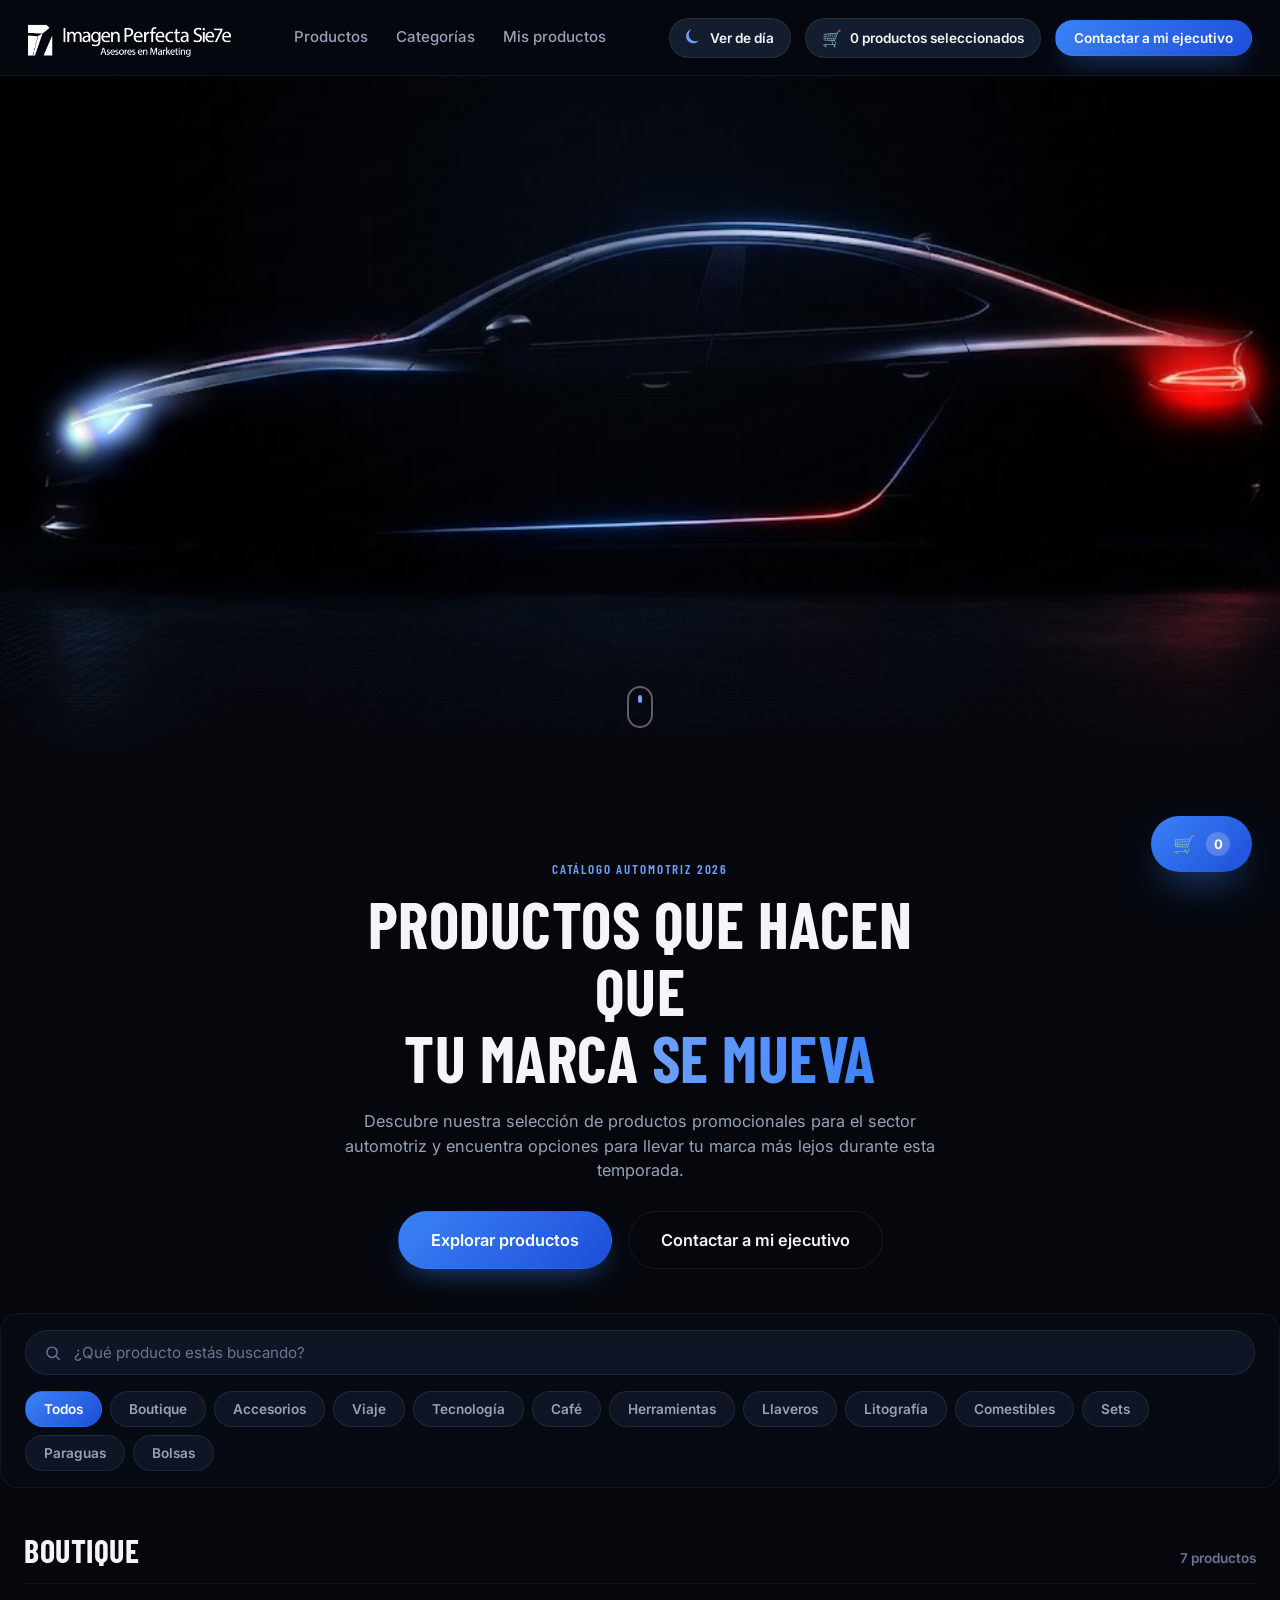
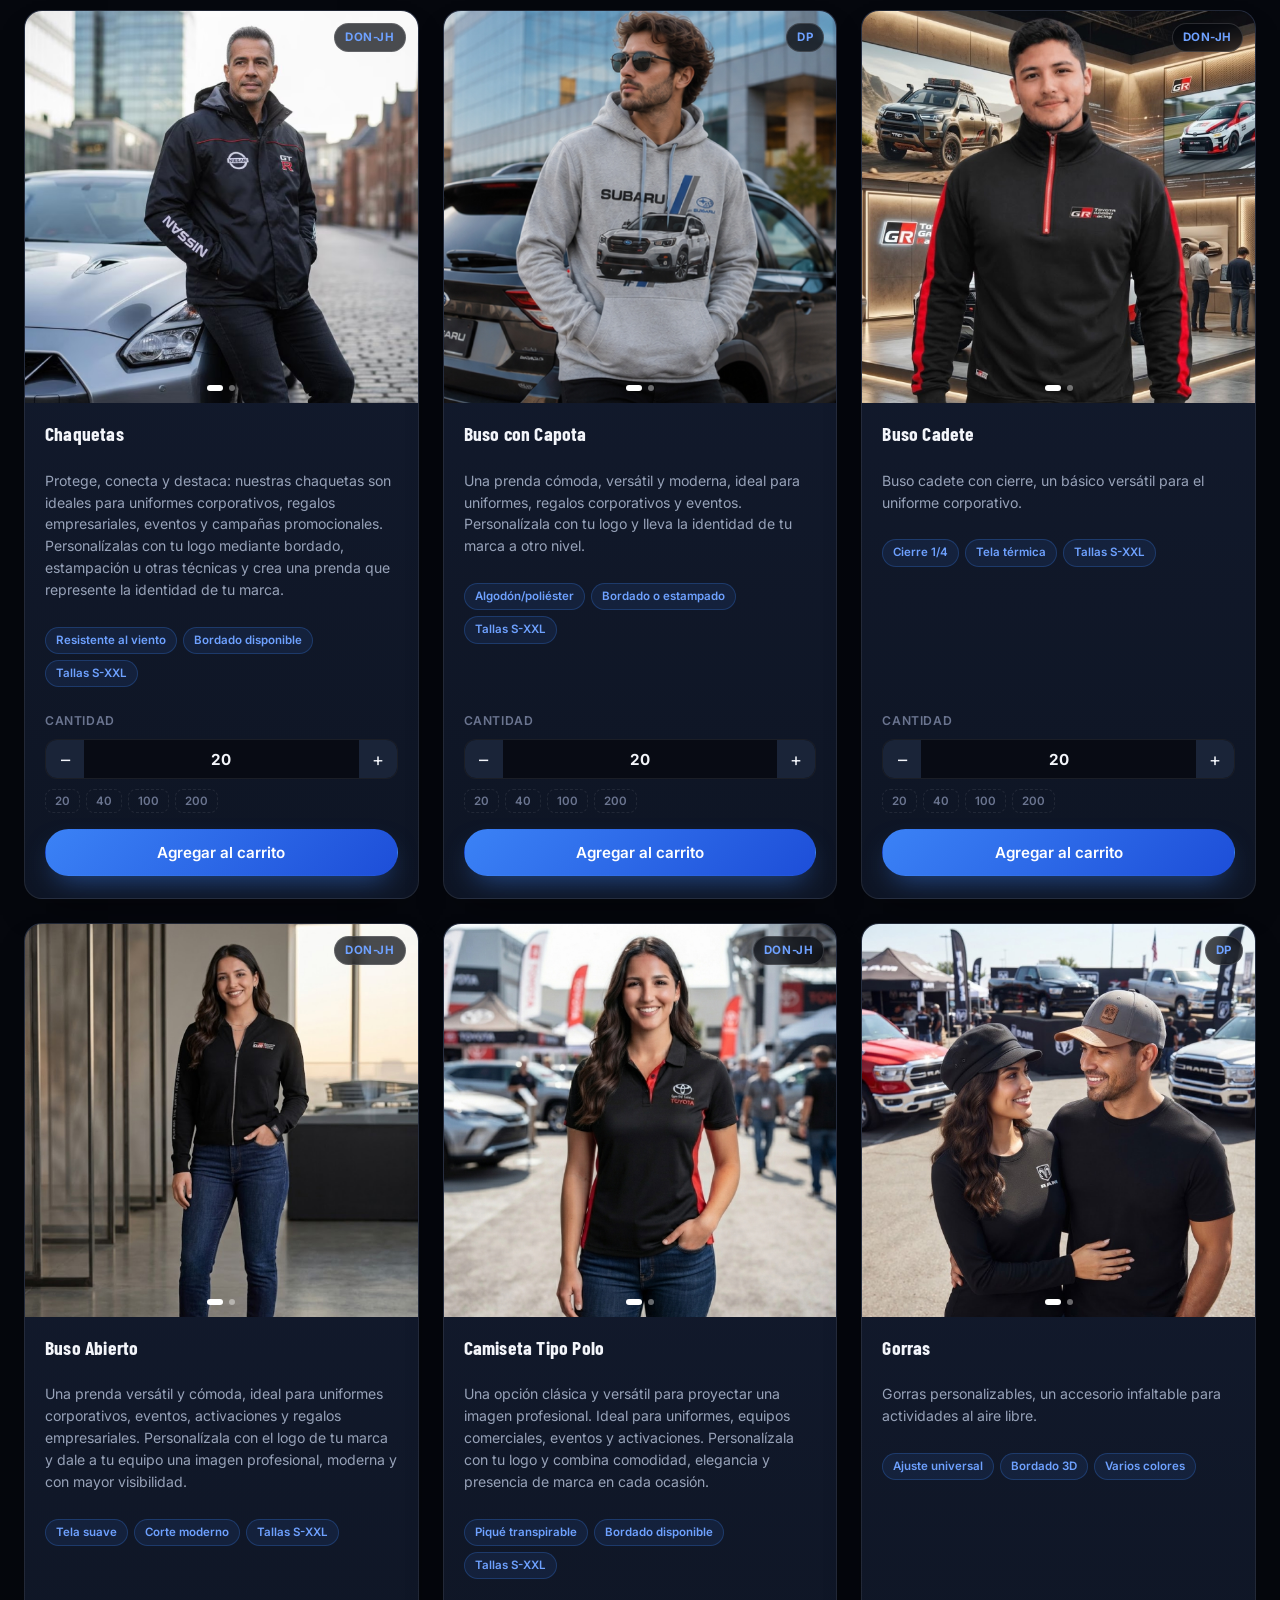
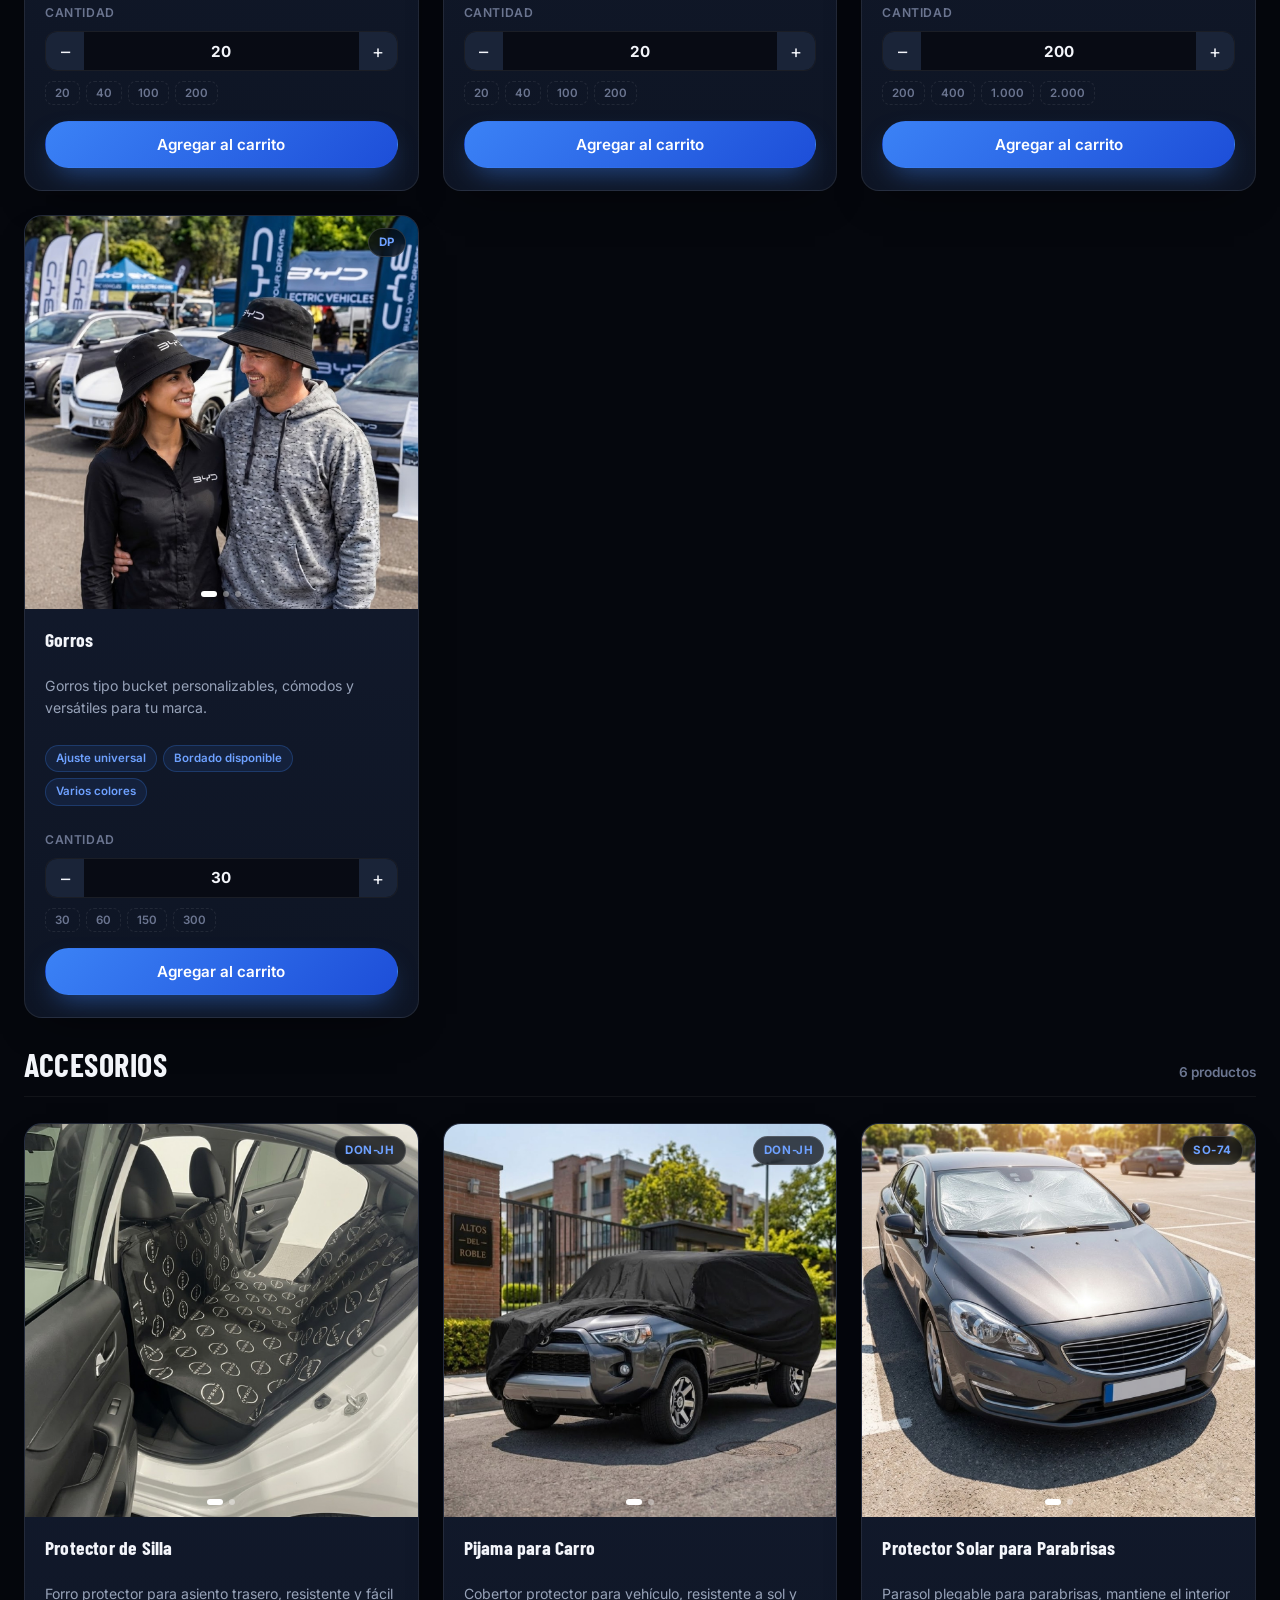
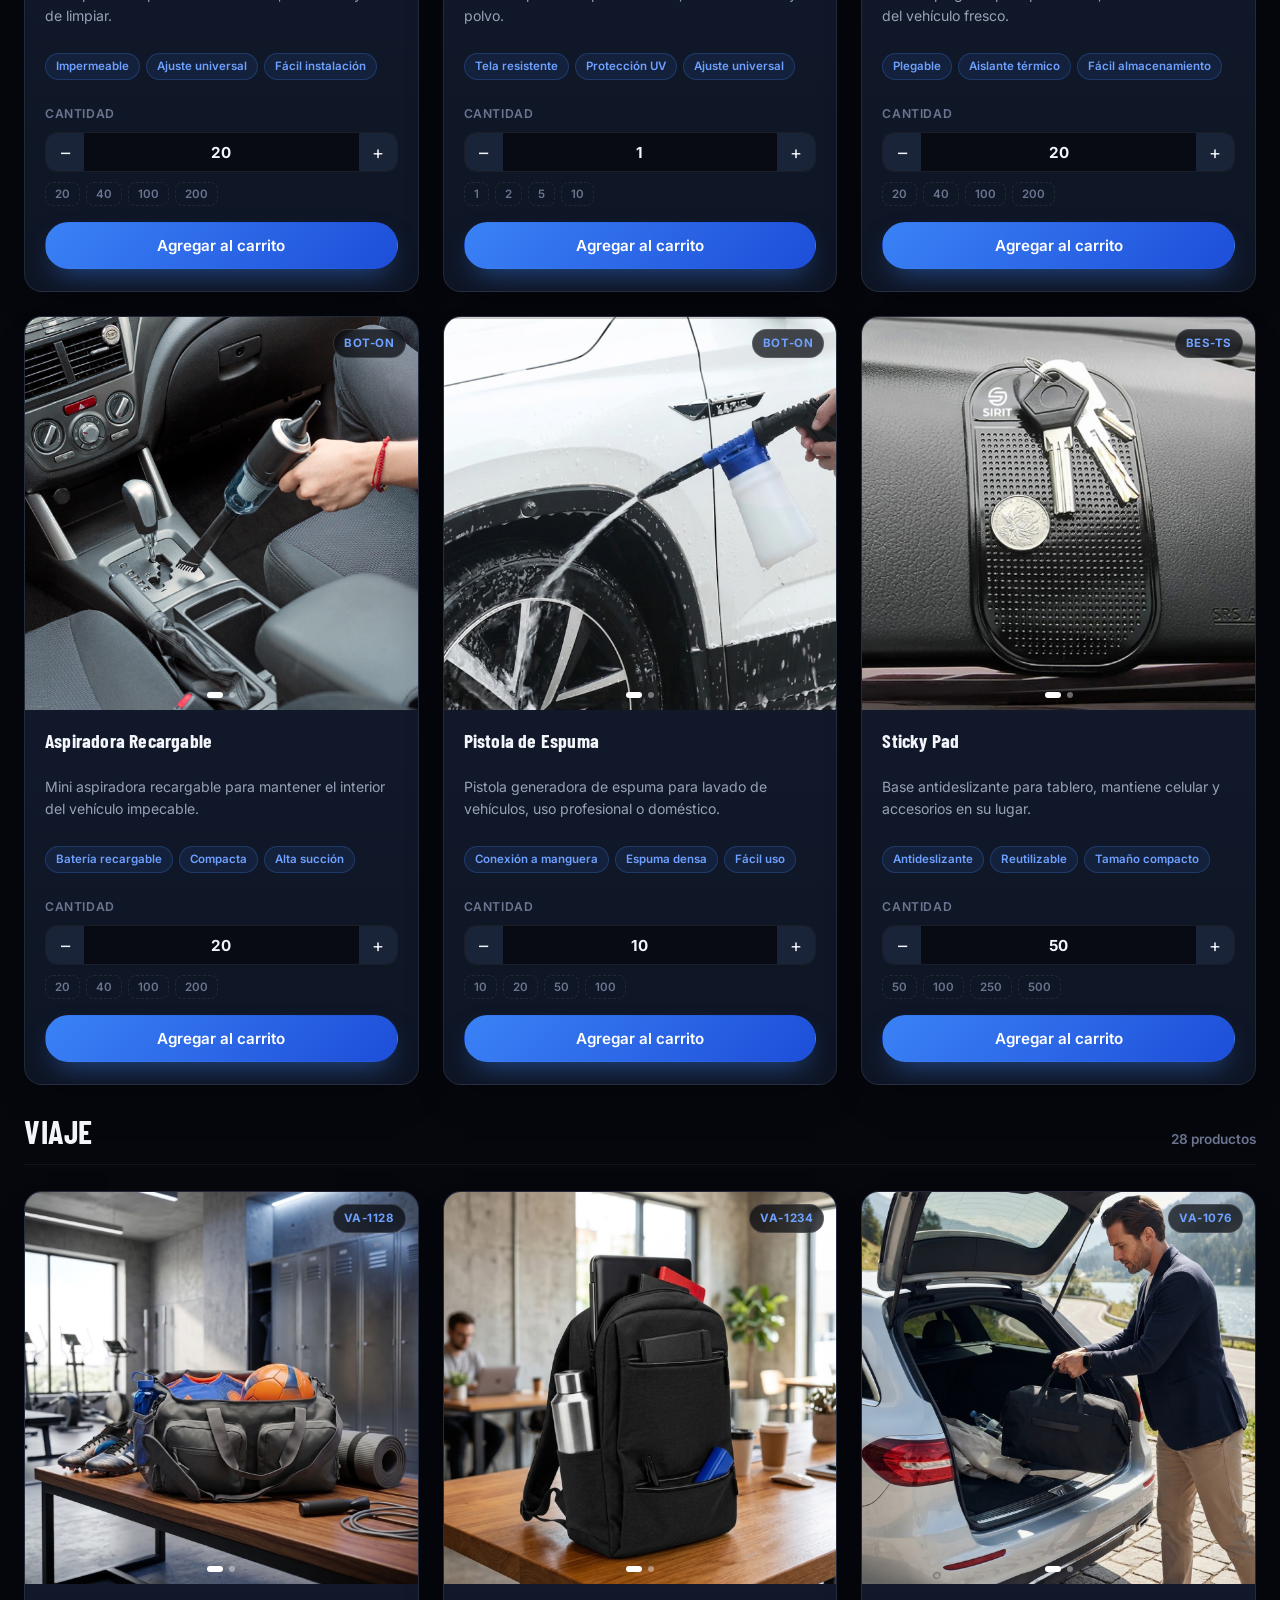
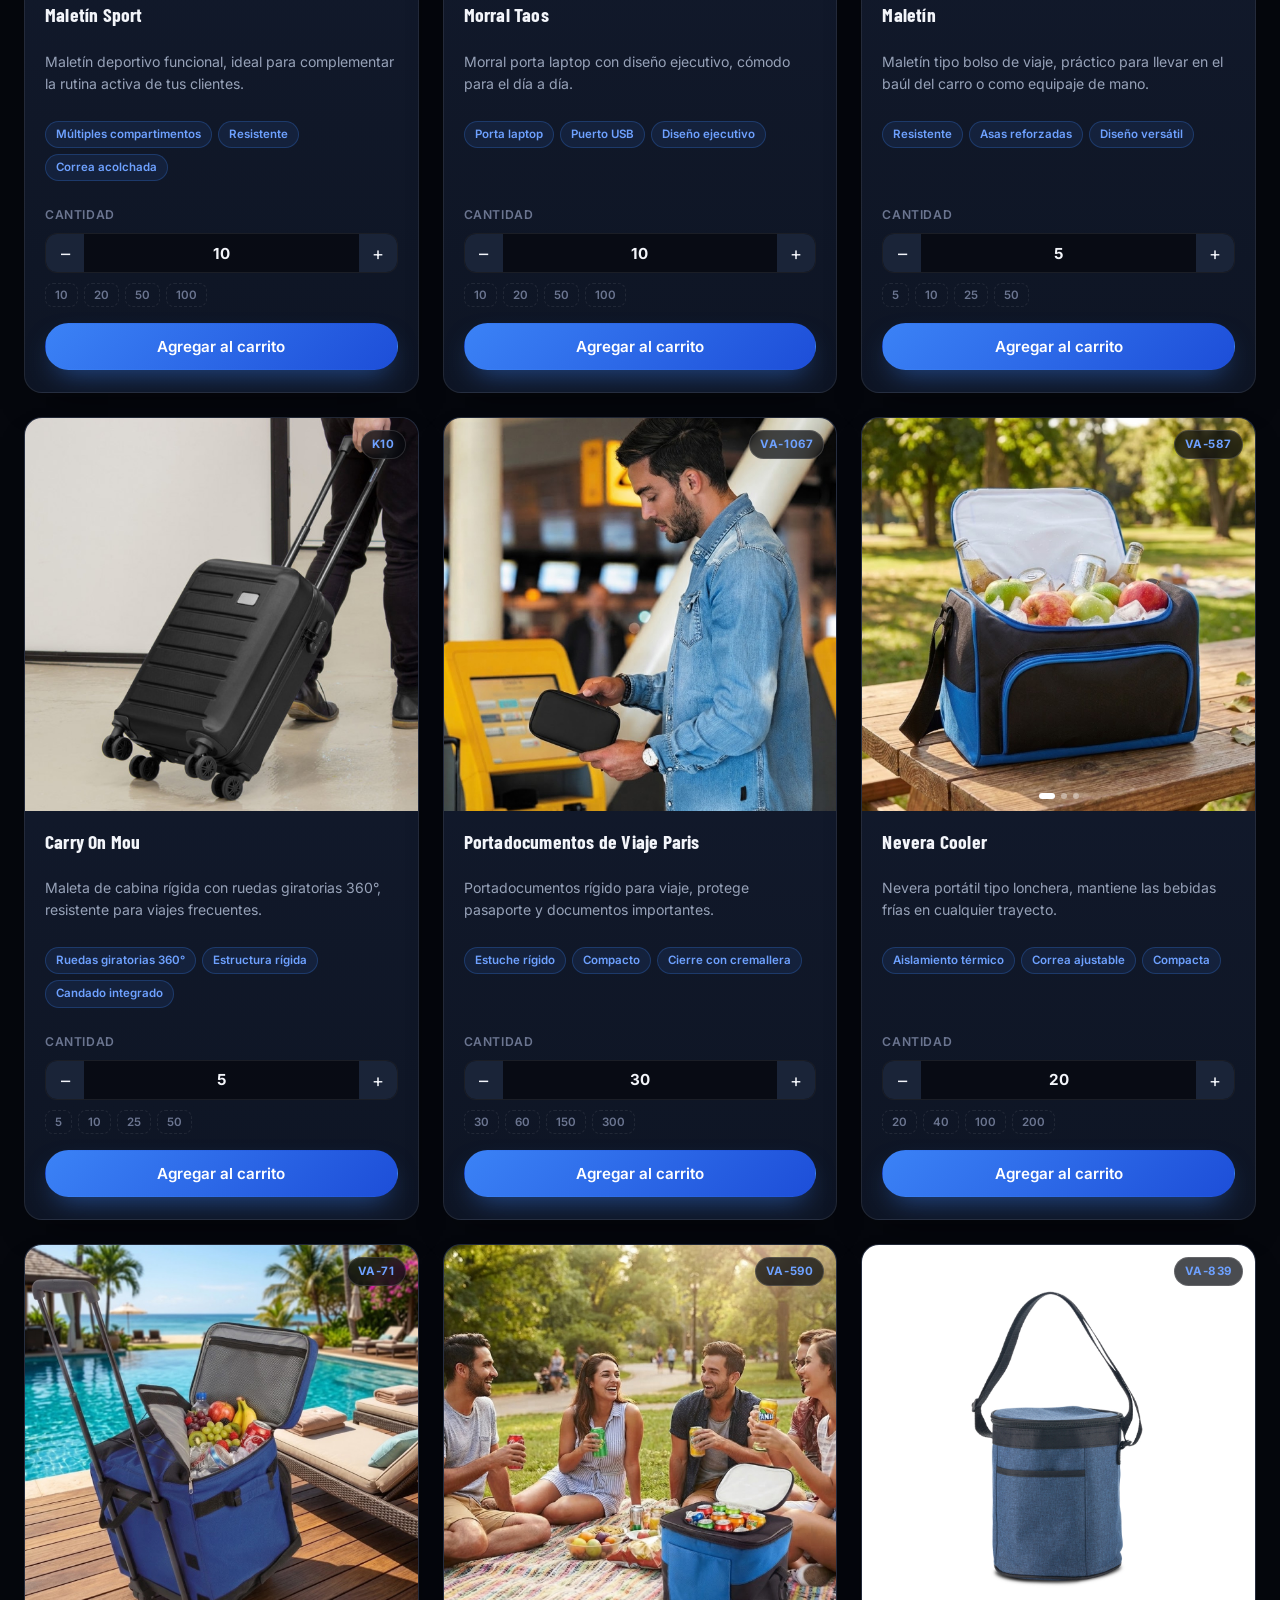
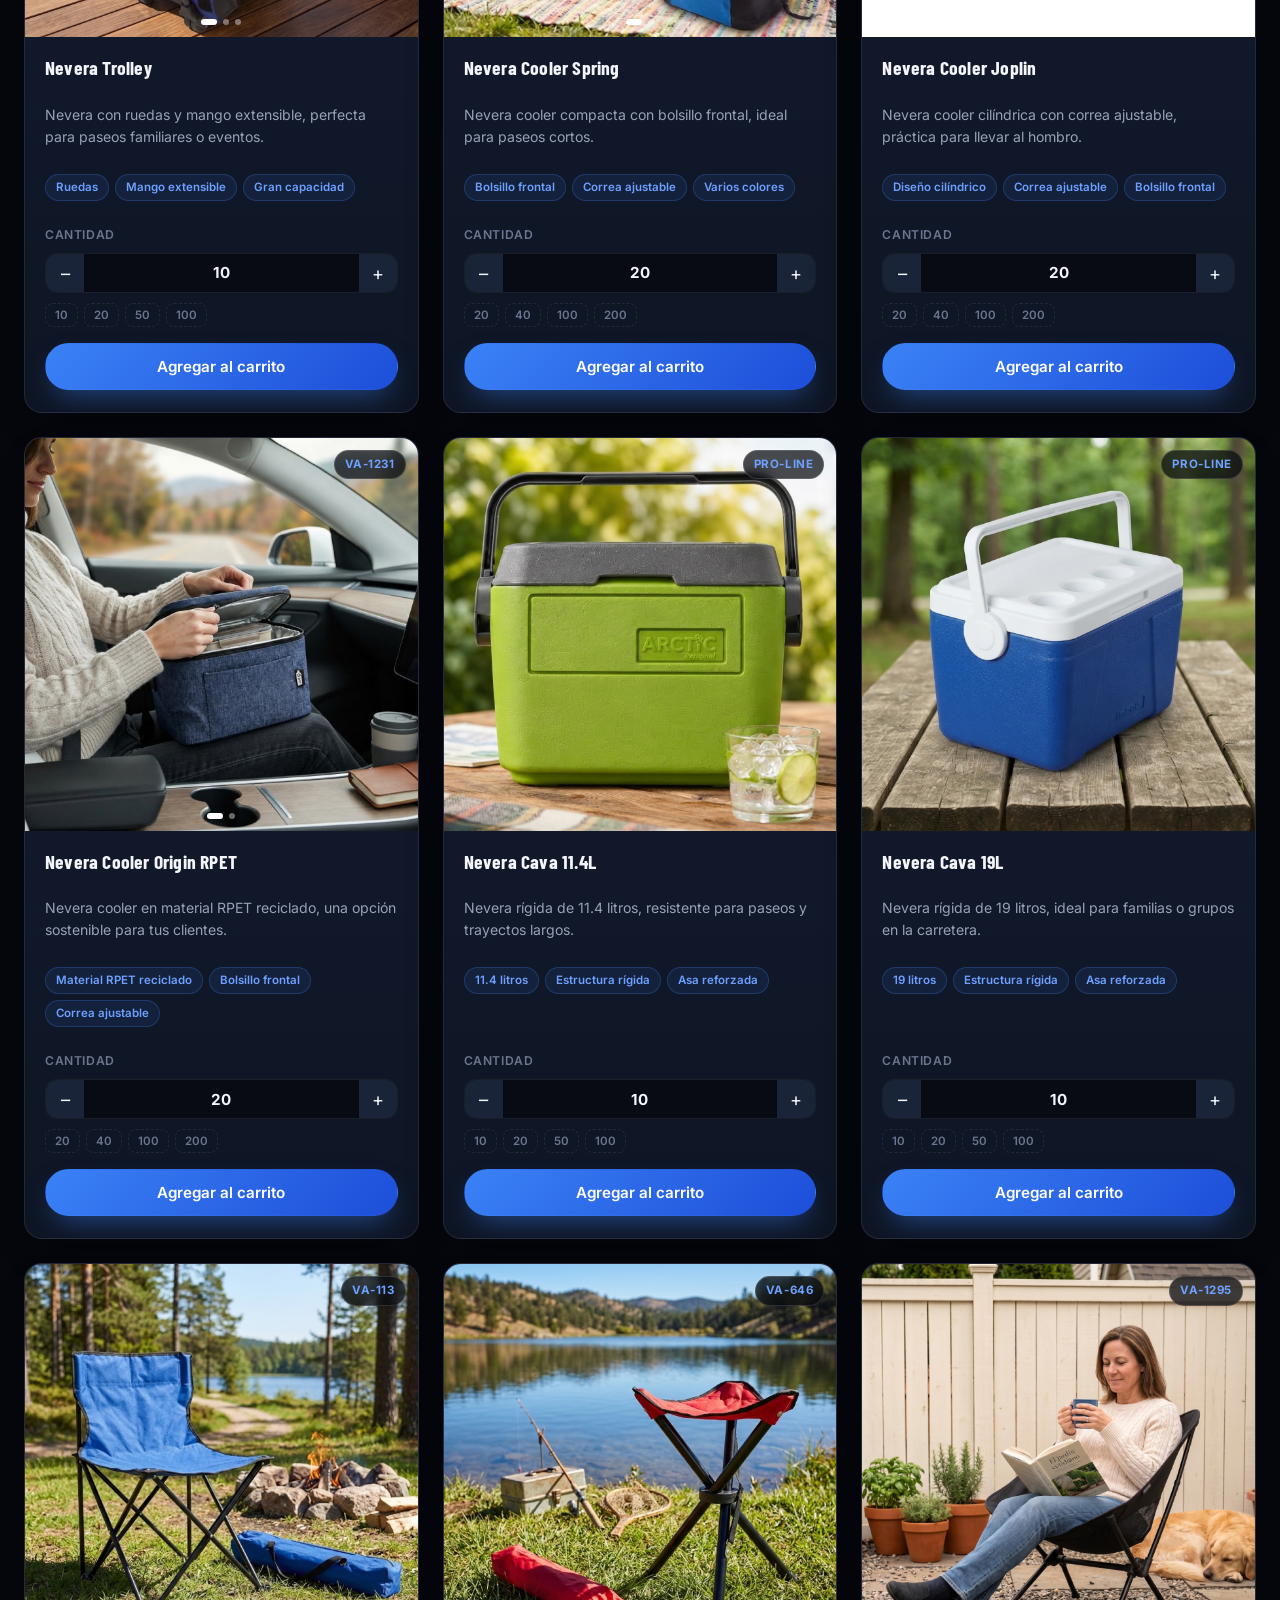
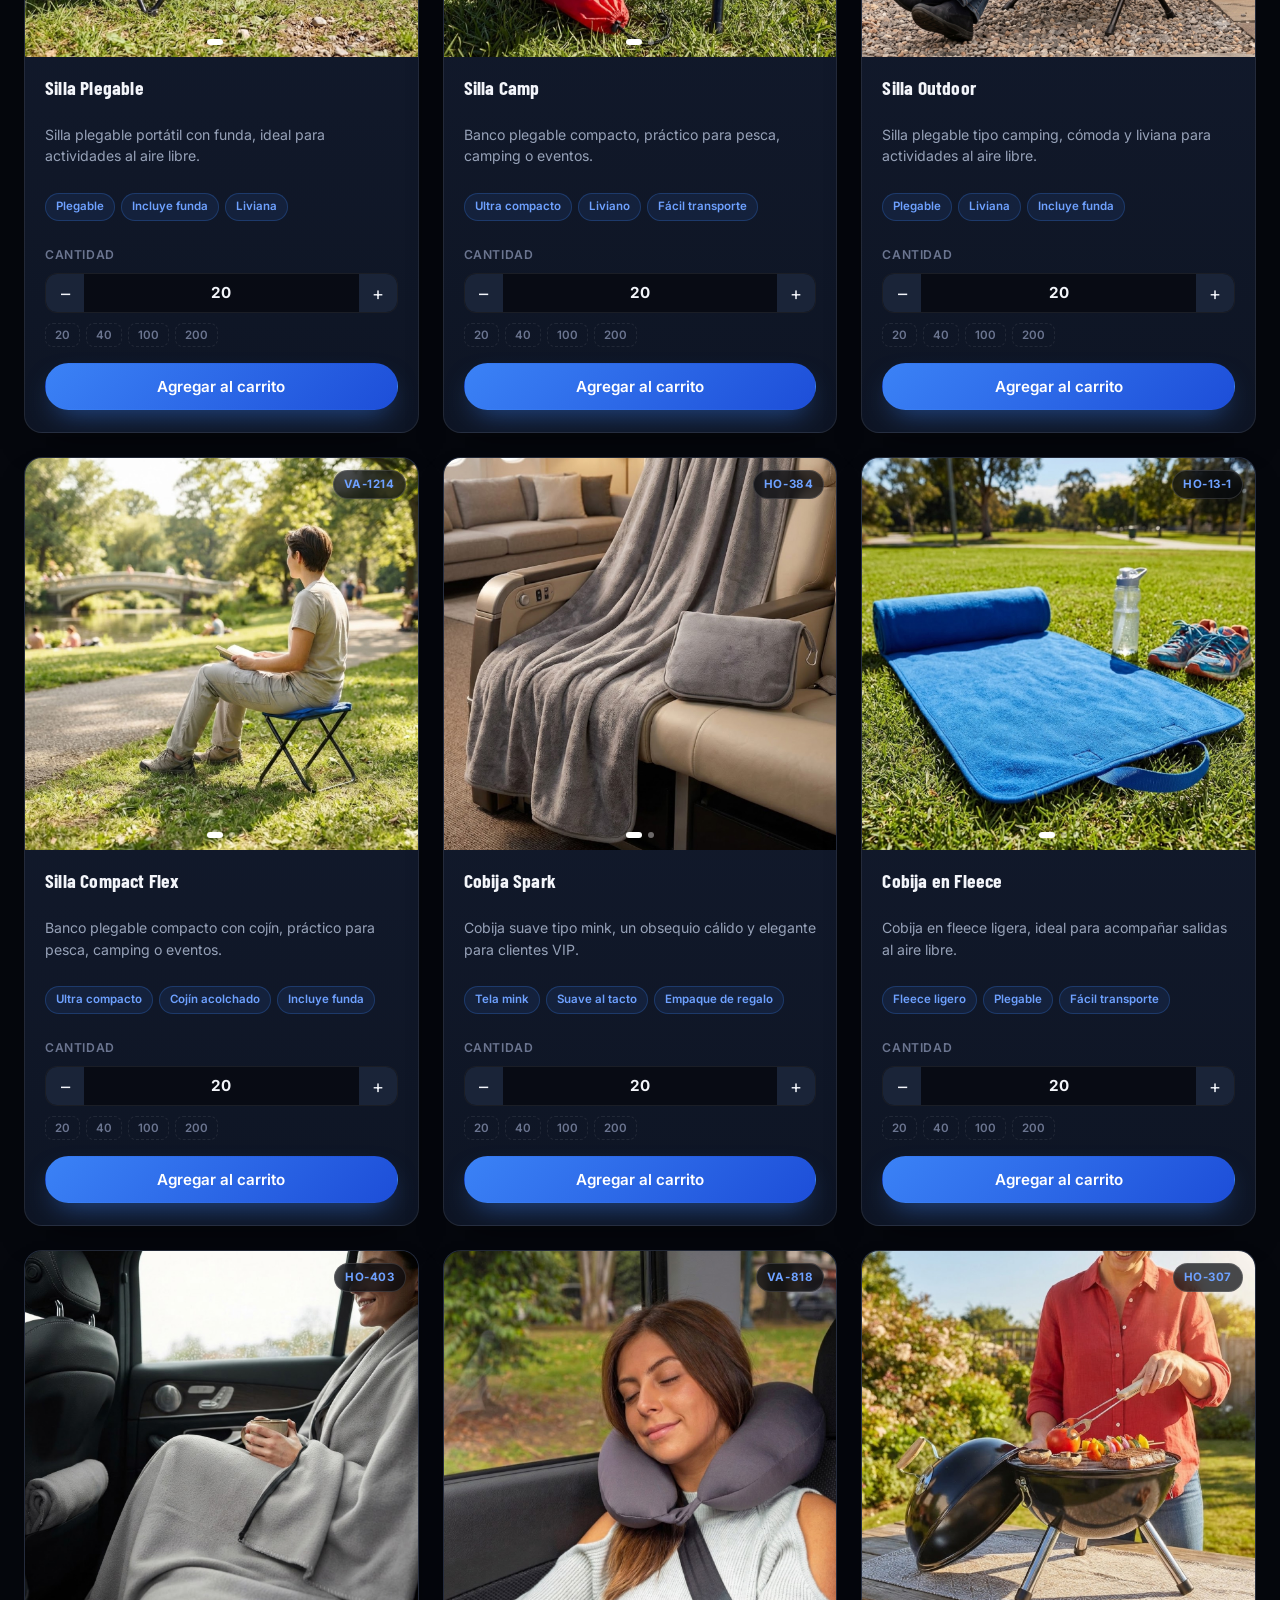
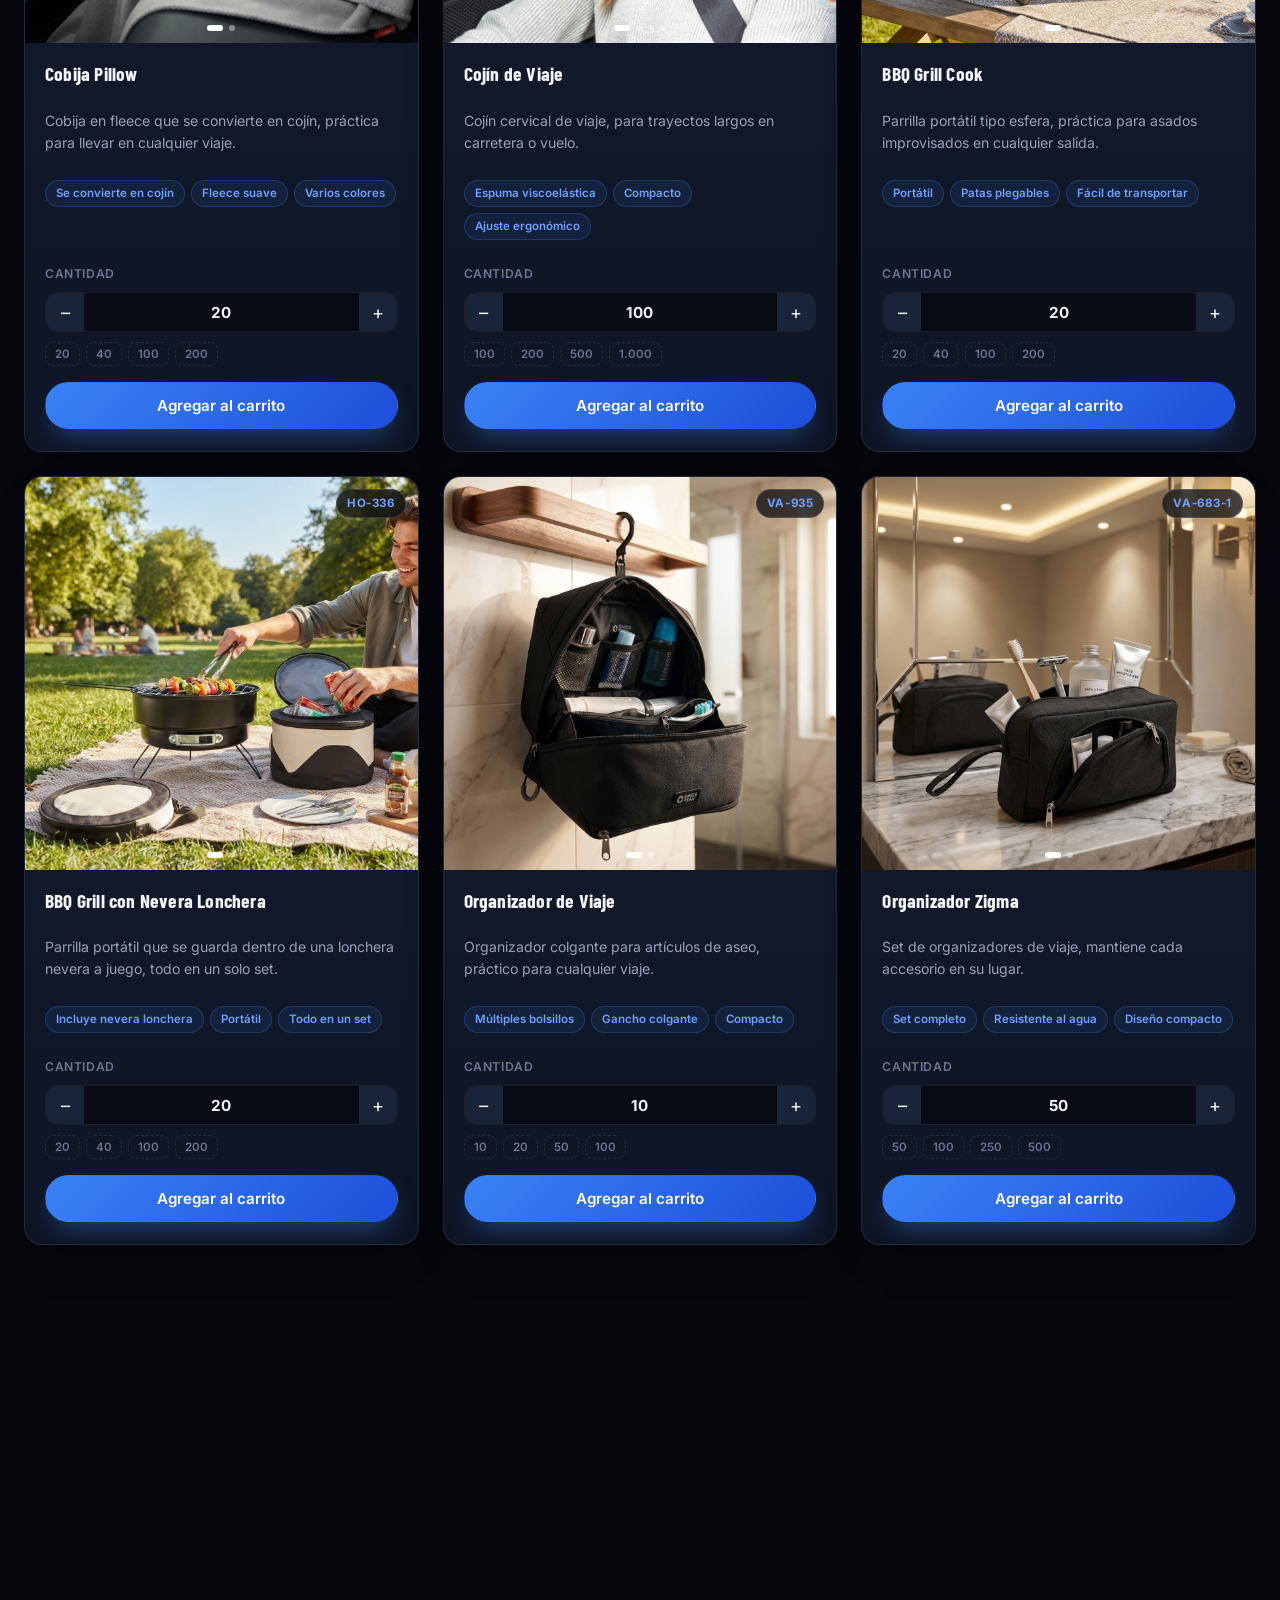
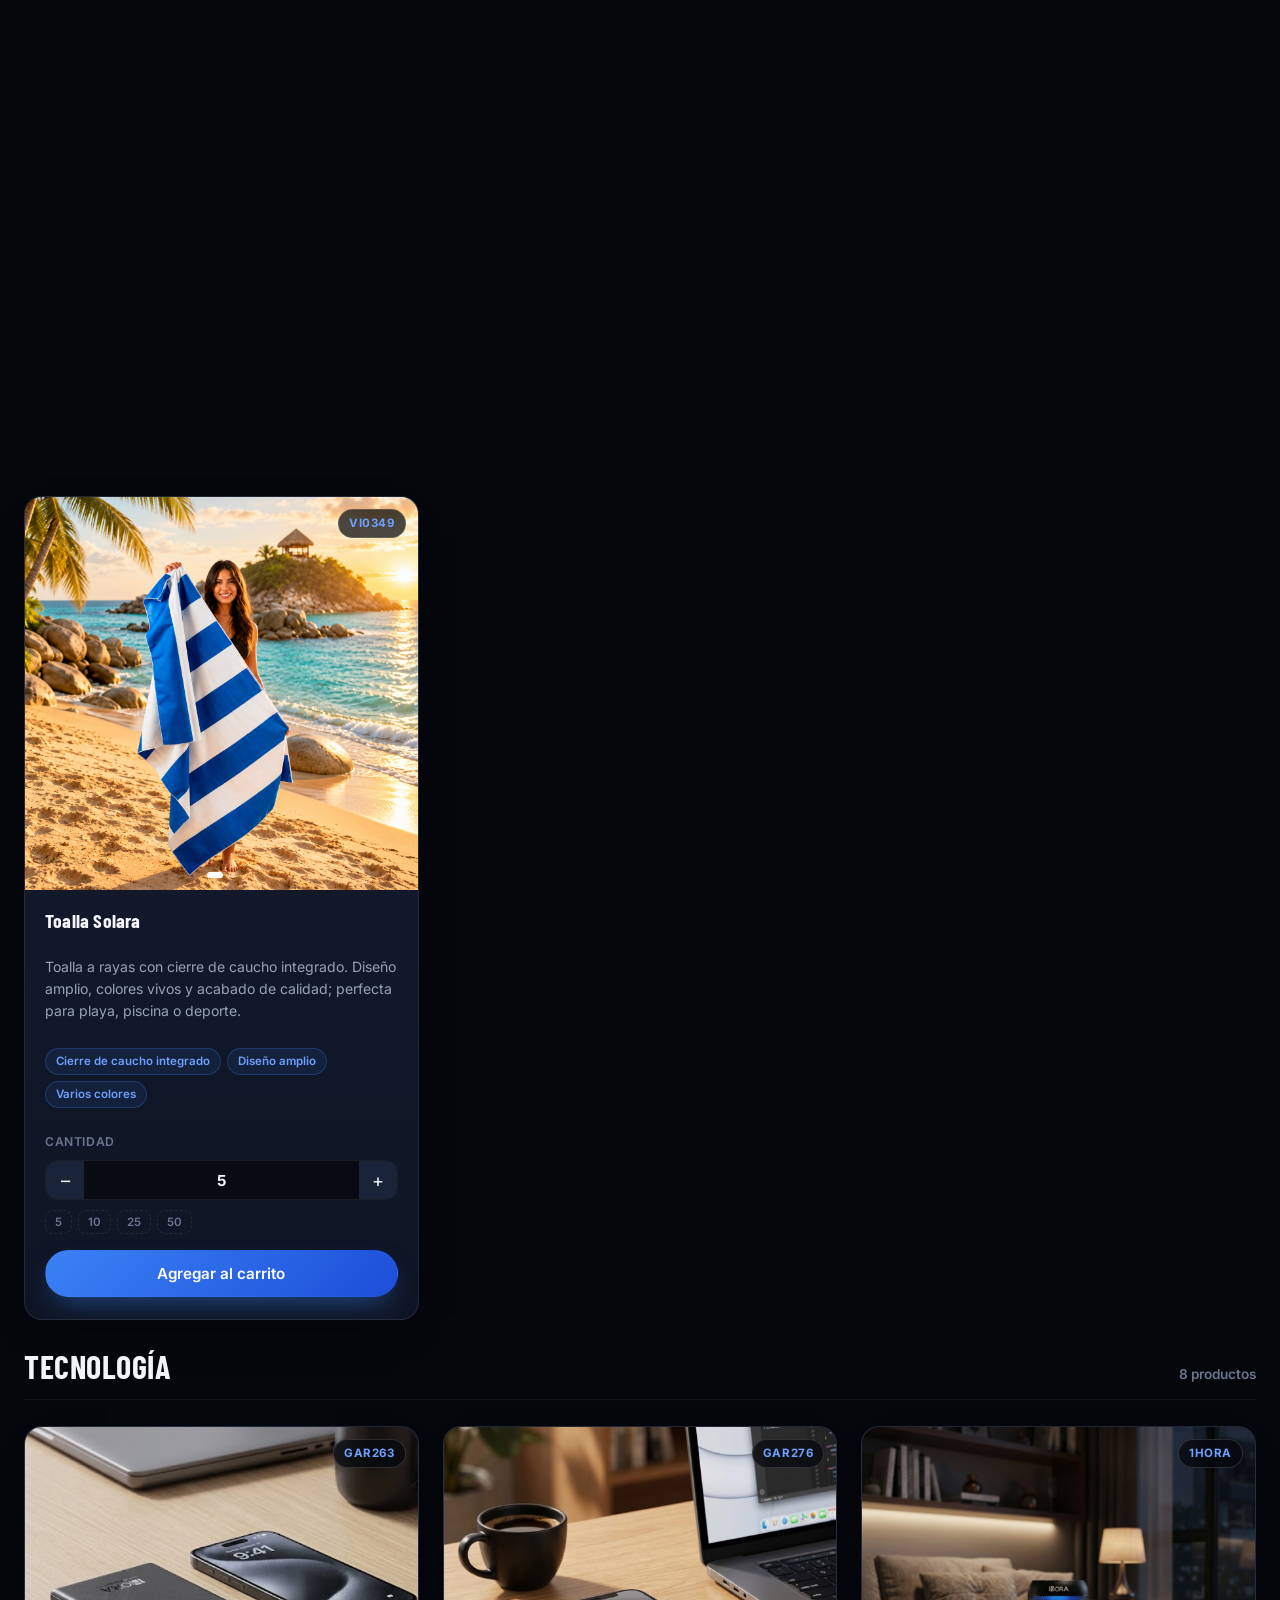
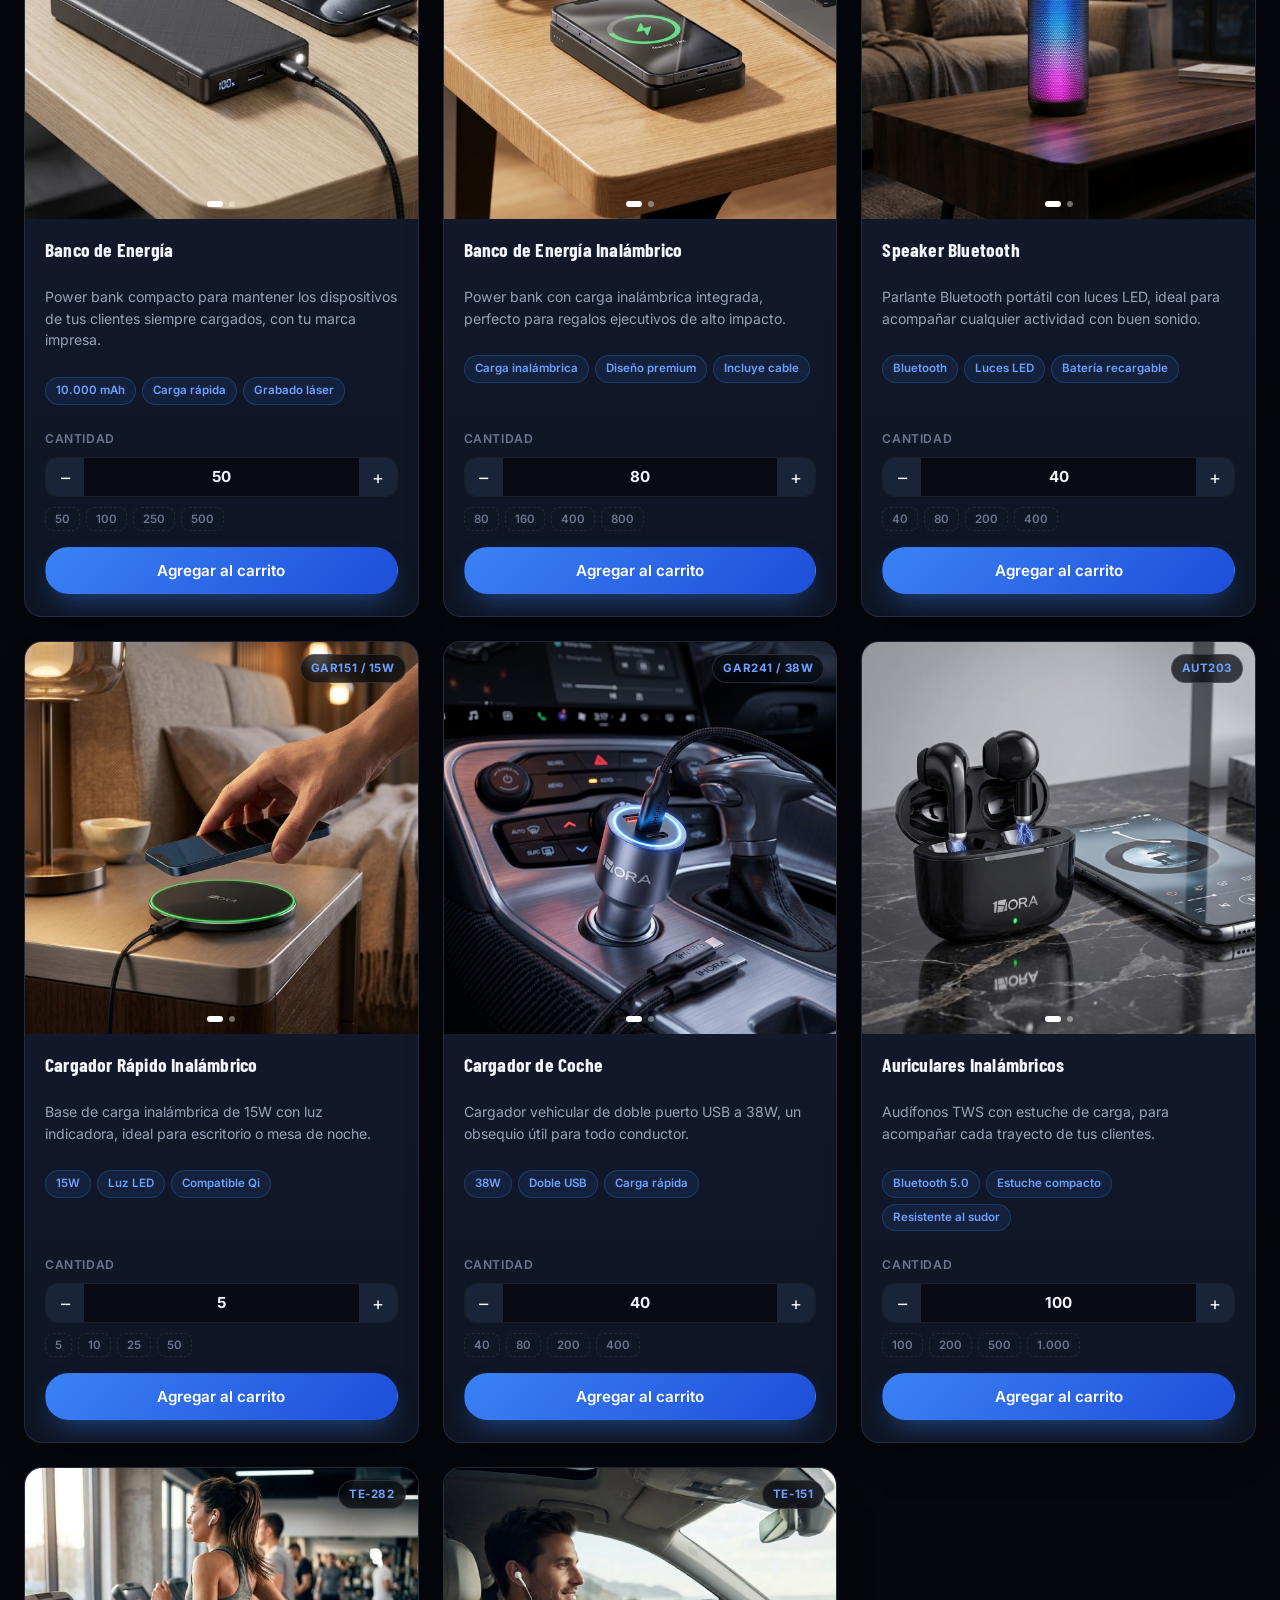
<file: index.html>
<!DOCTYPE html>
<html lang="es">
<head>
<meta charset="UTF-8">
<meta name="viewport" content="width=device-width, initial-scale=1.0">
<title>Catálogo Automotriz 2026 | Imagen Perfecta Sie7e</title>
<meta name="description" content="Catálogo interactivo de productos promocionales para el sector automotriz. Imagen Perfecta Sie7e — Asesores en Marketing.">
<link rel="icon" href="data:image/svg+xml,%3Csvg xmlns='http://www.w3.org/2000/svg' viewBox='0 0 64 64'%3E%3Crect width='64' height='64' rx='14' fill='%230b1120'/%3E%3Cpath d='M20 46V18h9l7 12 7-12h9v28h-8V32l-8 13-8-13v14z' fill='%233b82f6'/%3E%3C/svg%3E">
<link rel="preconnect" href="https://fonts.googleapis.com">
<link rel="preconnect" href="https://fonts.gstatic.com" crossorigin>
<link href="https://fonts.googleapis.com/css2?family=Barlow+Condensed:ital,wght@0,500;0,600;0,700;1,700&family=Inter:wght@400;500;600;700;800&display=swap" rel="stylesheet">
<link rel="stylesheet" href="assets/css/styles.css">
<script>
  // Aplica el tema guardado antes de pintar la página, para evitar parpadeo.
  try {
    var savedTheme = localStorage.getItem("ip7_theme");
    if (savedTheme === "light") document.documentElement.setAttribute("data-theme", "light");
  } catch (e) {}
</script>
</head>
<body>

<div id="cursor-ring" aria-hidden="true"></div>
<div id="cursor-dot" aria-hidden="true"></div>
<div id="headlightFlash" aria-hidden="true"></div>

<header class="navbar" id="navbar">
  <div class="navbar-inner">
    <a href="#top" class="brand">
      <img src="assets/img/brand/logo-blanco.png" alt="Imagen Perfecta Sie7e — Asesores en Marketing" class="brand-logo logo-dark" onerror="this.onerror=null;this.src='assets/img/brand/logo.jpg';">
      <img src="assets/img/brand/logo-azul.png" alt="Imagen Perfecta Sie7e — Asesores en Marketing" class="brand-logo logo-light" onerror="this.onerror=null;this.src='assets/img/brand/logo.jpg';">
    </a>

    <nav class="nav-links" id="navLinks">
      <a href="#catalogo" data-close>Productos</a>
      <a href="#categorias" data-close>Categorías</a>
      <a href="#" data-close class="js-open-drawer">Mis productos</a>
    </nav>

    <div class="navbar-actions">
      <button class="theme-toggle" id="themeToggle" type="button" aria-label="Cambiar a modo día">
        <span class="theme-toggle-icon" id="themeToggleIcon" aria-hidden="true"></span>
        <span id="themeToggleText">Ver de día</span>
      </button>
      <button class="cart-chip js-open-drawer" type="button" aria-label="Ver productos seleccionados">
        <span class="cart-chip-icon">🛒</span>
        <span id="cartChipText">0 productos seleccionados</span>
      </button>
      <button class="btn btn-primary btn-sm js-open-whatsapp" type="button">Contactar a mi ejecutivo</button>
      <button class="hamburger" id="hamburger" aria-label="Abrir menú" aria-expanded="false">
        <span></span><span></span><span></span>
      </button>
    </div>
  </div>
</header>

<main id="top">

  <section class="hero">
    <div class="hero-bg">
      <img id="heroCarImg" alt="" aria-hidden="true">
      <script>
        document.getElementById("heroCarImg").src = document.documentElement.getAttribute("data-theme") === "light"
          ? "assets/img/brand/hero-car-day.jpg"
          : "assets/img/brand/hero-car-night.jpg";
      </script>
      <div class="hero-overlay"></div>
      <div class="hero-grid"></div>
    </div>
    <a href="#catalogo" class="scroll-hint" aria-label="Ir al catálogo"><span></span></a>
  </section>

  <section class="catalog" id="catalogo">
    <div class="section-head section-head-main">
      <span class="eyebrow">Catálogo Automotriz 2026</span>
      <h1 id="categorias">PRODUCTOS QUE HACEN QUE<br>TU MARCA <span class="text-accent">SE MUEVA</span></h1>
      <p>Descubre nuestra selección de productos promocionales para el sector automotriz y encuentra opciones para llevar tu marca más lejos durante esta temporada.</p>
      <div class="hero-actions">
        <a href="#toolbar" class="btn btn-primary btn-lg">Explorar productos</a>
        <button class="btn btn-outline btn-lg js-open-whatsapp" type="button">Contactar a mi ejecutivo</button>
      </div>
    </div>

    <div class="toolbar" id="toolbar">
      <div class="search-box">
        <svg width="18" height="18" viewBox="0 0 24 24" fill="none"><circle cx="11" cy="11" r="7" stroke="currentColor" stroke-width="2"/><path d="M21 21l-4.3-4.3" stroke="currentColor" stroke-width="2" stroke-linecap="round"/></svg>
        <input type="text" id="searchInput" placeholder="¿Qué producto estás buscando?" autocomplete="off">
      </div>
      <div class="filter-pills" id="filterPills">
        <button class="pill is-active" data-filter="todos" type="button">Todos</button>
        <button class="pill" data-filter="boutique" type="button">Boutique</button>
        <button class="pill" data-filter="accesorios" type="button">Accesorios</button>
        <button class="pill" data-filter="viaje" type="button">Viaje</button>
        <button class="pill" data-filter="tecnologia" type="button">Tecnología</button>
        <button class="pill" data-filter="cafe" type="button">Café</button>
        <button class="pill" data-filter="herramientas" type="button">Herramientas</button>
        <button class="pill" data-filter="llaveros" type="button">Llaveros</button>
        <button class="pill" data-filter="litografia" type="button">Litografía</button>
        <button class="pill" data-filter="comestibles" type="button">Comestibles</button>
        <button class="pill" data-filter="sets" type="button">Sets</button>
        <button class="pill" data-filter="paraguas" type="button">Paraguas</button>
        <button class="pill" data-filter="bolsas" type="button">Bolsas</button>
      </div>
    </div>

    <div id="noResults" class="no-results" hidden>
      <p>No encontramos productos con ese criterio.</p>
      <button class="btn btn-outline btn-sm" id="clearFilters" type="button">Limpiar filtros</button>
    </div>

    <div id="catalogSections"></div>

  </section>

  <section class="more-products" id="portafolios">
    <div class="section-head">
      <span class="eyebrow">Más opciones</span>
      <h2>Conoce más productos</h2>
      <p>¿Buscas algo que no está en este catálogo? Explora el portafolio completo de Imagen Perfecta Sie7e en nuestras tiendas en línea.</p>
    </div>
    <div class="portfolio-grid">
      <a class="portfolio-card" href="https://ip7.cataprom.com/" target="_blank" rel="noopener">
        <span class="portfolio-card-label">Portafolio 1</span>
        <span class="portfolio-card-host">ip7.cataprom.com</span>
        <span class="portfolio-card-arrow" aria-hidden="true">↗</span>
      </a>
      <a class="portfolio-card" href="https://ip7-alternativa.muy.promo/" target="_blank" rel="noopener">
        <span class="portfolio-card-label">Portafolio 2</span>
        <span class="portfolio-card-host">ip7-alternativa.muy.promo</span>
        <span class="portfolio-card-arrow" aria-hidden="true">↗</span>
      </a>
      <a class="portfolio-card" href="https://www.promocionalesenlinea.com/Imagenperfecta7?limit=42" target="_blank" rel="noopener">
        <span class="portfolio-card-label">Portafolio 3</span>
        <span class="portfolio-card-host">promocionalesenlinea.com</span>
        <span class="portfolio-card-arrow" aria-hidden="true">↗</span>
      </a>
    </div>
  </section>

  <section class="premium-partners" id="proveedores">
    <div class="section-head">
      <span class="eyebrow">Alianzas</span>
      <h2>Proveedores premium</h2>
      <p>Llevamos tu marca a productos de primer nivel gracias a nuestras alianzas con las mejores marcas del mercado.</p>
    </div>
    <ul class="partners-grid">
      <li>Stanley</li>
      <li>Mario Hernández</li>
      <li>Arturo Calle</li>
      <li>Ralph Lauren</li>
      <li>Lacoste</li>
      <li>Adidas</li>
      <li>Juan Valdez</li>
      <li>Café Quindío</li>
      <li>Decathlon</li>
      <li>Brisa</li>
      <li>Nike</li>
      <li>Vélez</li>
      <li>Loto del Sur</li>
      <li>Rondo</li>
    </ul>
  </section>

  <div class="inline-cta inline-cta-final">
    <div class="inline-cta-text">
      <h4>¿No encuentras lo que buscas?</h4>
      <p>Contacta a nuestros ejecutivos y te ayudamos a encontrar la opción ideal para tu marca.</p>
    </div>
    <button type="button" class="btn btn-outline btn-sm js-open-whatsapp">Hablar con un ejecutivo</button>
  </div>

</main>

<footer class="site-footer" id="contacto">
  <div class="footer-inner">
    <div class="footer-brand">
      <img src="assets/img/brand/logo-blanco.png" alt="Imagen Perfecta Sie7e" class="footer-logo logo-dark" onerror="this.onerror=null;this.src='assets/img/brand/logo.jpg';">
      <img src="assets/img/brand/logo-azul.png" alt="Imagen Perfecta Sie7e" class="footer-logo logo-light" onerror="this.onerror=null;this.src='assets/img/brand/logo.jpg';">
      <p>Asesores en Marketing · Productos promocionales.</p>
    </div>
    <div class="footer-col">
      <h4>Contacto</h4>
      <p>✉️ <a href="mailto:mercadeo@ip7.com.co">mercadeo@ip7.com.co</a></p>
      <p>📍 Cl. 72A #63-12, Bogotá</p>
    </div>
    <div class="footer-col">
      <h4>Catálogo</h4>
      <p><a href="#catalogo">Ver todos los productos</a></p>
      <p><a href="#" class="js-open-drawer">Mis productos seleccionados</a></p>
    </div>
  </div>
  <div class="footer-bottom">
    <span>© 2026 Imagen Perfecta Sie7e. Todos los derechos reservados.</span>
    <span class="footer-bottom-sep">·</span>
    <span>Creado por <a href="https://www.linkedin.com/in/sneyther-linares-576265230/" target="_blank" rel="noopener" style="text-decoration: underline;">Sneyther Linares</a>, Coordinador Comercial y de Mercadeo</span>
  </div>
</footer>

<!-- Floating mobile contact bar -->
<div class="mobile-bar" id="mobileBar">
  <button class="mobile-bar-item js-open-drawer" type="button">
    <span class="mb-icon">🧾</span><span>Cotizar</span>
    <span class="mb-badge" id="mobileCartBadge" hidden>0</span>
  </button>
  <button class="mobile-bar-item js-open-whatsapp" type="button">
    <span class="mb-icon">🧑‍💼</span><span>Ejecutivo</span>
  </button>
</div>

<!-- Desktop floating cart button -->
<button class="cart-fab js-open-drawer" id="cartFab" type="button" aria-label="Ver mis productos seleccionados">
  <span class="cart-fab-icon">🛒</span>
  <span class="cart-fab-count" id="cartFabCount">0</span>
</button>

<!-- Cart / selection drawer -->
<div class="backdrop" id="backdrop"></div>
<aside class="drawer" id="cartDrawer" aria-hidden="true">
  <div class="drawer-head">
    <h3>🛒 Mis productos seleccionados</h3>
    <button class="icon-btn js-close-panels" aria-label="Cerrar">✕</button>
  </div>
  <div class="drawer-body" id="drawerBody">
    <p class="drawer-empty" id="drawerEmpty">Aún no has seleccionado productos. Explora el catálogo y agrega los que te interesen.</p>
    <ul class="drawer-list" id="drawerList"></ul>
  </div>
  <div class="drawer-foot">
    <button class="btn btn-primary btn-lg btn-block" id="goToQuoteBtn" type="button" disabled>Solicitar cotización</button>
  </div>
</aside>

<!-- Quote request modal -->
<div class="modal" id="quoteModal" aria-hidden="true">
  <div class="modal-card modal-card-lg">
    <button class="icon-btn modal-close js-close-panels" aria-label="Cerrar">✕</button>
    <div class="modal-head">
      <span class="eyebrow">Solicitud de cotización</span>
      <h3>Quiero estos productos</h3>
      <p>Completa tus datos y te contactaremos con tu cotización personalizada.</p>
    </div>
    <form id="quoteForm">
      <div class="form-grid">
        <label class="field field-full">
          <span>¿A quién quieres dirigir tu cotización? *</span>
          <select name="ejecutivo" id="executivoSelect" required>
            <option value="" disabled selected>Selecciona un comercial</option>
          </select>
        </label>
        <label class="field">
          <span>Nombre *</span>
          <input type="text" name="nombre" required>
        </label>
        <label class="field">
          <span>Empresa *</span>
          <input type="text" name="empresa" required>
        </label>
        <label class="field">
          <span>Correo electrónico *</span>
          <input type="email" name="correo" required>
        </label>
        <label class="field">
          <span>Teléfono *</span>
          <input type="tel" name="telefono" required>
        </label>
        <label class="field field-full">
          <span>Ciudad</span>
          <input type="text" name="ciudad">
        </label>
        <label class="field field-full">
          <span>Comentarios adicionales</span>
          <textarea name="comentarios" rows="3" placeholder="Cuéntanos detalles como tiempos de entrega, personalización, colores, etc."></textarea>
        </label>
      </div>

      <div class="quote-summary">
        <h4>Productos seleccionados</h4>
        <ul id="quoteSummaryList" class="quote-summary-list"></ul>
      </div>

      <div class="quote-actions">
        <button type="submit" class="btn btn-primary btn-lg btn-block">Enviar solicitud por correo</button>
        <div class="quote-actions-row">
          <button type="button" class="btn btn-outline btn-sm" id="copyRequestBtn">Copiar solicitud</button>
        </div>
        <p class="quote-hint">Al enviar, se abrirá tu cliente de correo con la solicitud lista para confirmar el envío directamente al comercial que elegiste.</p>
      </div>
    </form>
  </div>
</div>

<!-- WhatsApp executive picker -->
<div class="modal" id="whatsappModal" aria-hidden="true">
  <div class="modal-card">
    <button class="icon-btn modal-close js-close-panels" aria-label="Cerrar">✕</button>
    <div class="modal-head">
      <span class="eyebrow">Asesoría inmediata</span>
      <h3>Habla con tu ejecutivo</h3>
      <p>Elige a quién quieres escribirle por WhatsApp.</p>
    </div>
    <div class="contact-options" id="whatsappExecutivesList"></div>
  </div>
</div>

<div class="toast" id="toast"></div>

<template id="cardTemplate">
  <article class="card">
    <div class="card-media">
      <img loading="lazy" src="" alt="">
      <span class="card-code"></span>
      <button type="button" class="gallery-arrow gallery-prev" aria-label="Foto anterior">‹</button>
      <button type="button" class="gallery-arrow gallery-next" aria-label="Foto siguiente">›</button>
      <div class="gallery-dots"></div>
    </div>
    <div class="card-body">
      <h3 class="card-title"></h3>
      <p class="card-desc"></p>
      <ul class="card-features"></ul>
      <div class="card-qty">
        <span class="qty-label">Cantidad</span>
        <div class="qty-control">
          <button type="button" class="qty-btn qty-minus" aria-label="Restar">–</button>
          <input type="number" class="qty-input" max="50000" inputmode="numeric">
          <button type="button" class="qty-btn qty-plus" aria-label="Sumar">+</button>
        </div>
        <div class="qty-presets"></div>
      </div>
      <button type="button" class="btn btn-primary btn-block card-add">Agregar al carrito</button>
    </div>
  </article>
</template>

<script src="assets/js/products.js"></script>
<script src="assets/js/main.js"></script>
</body>
</html>
</file>
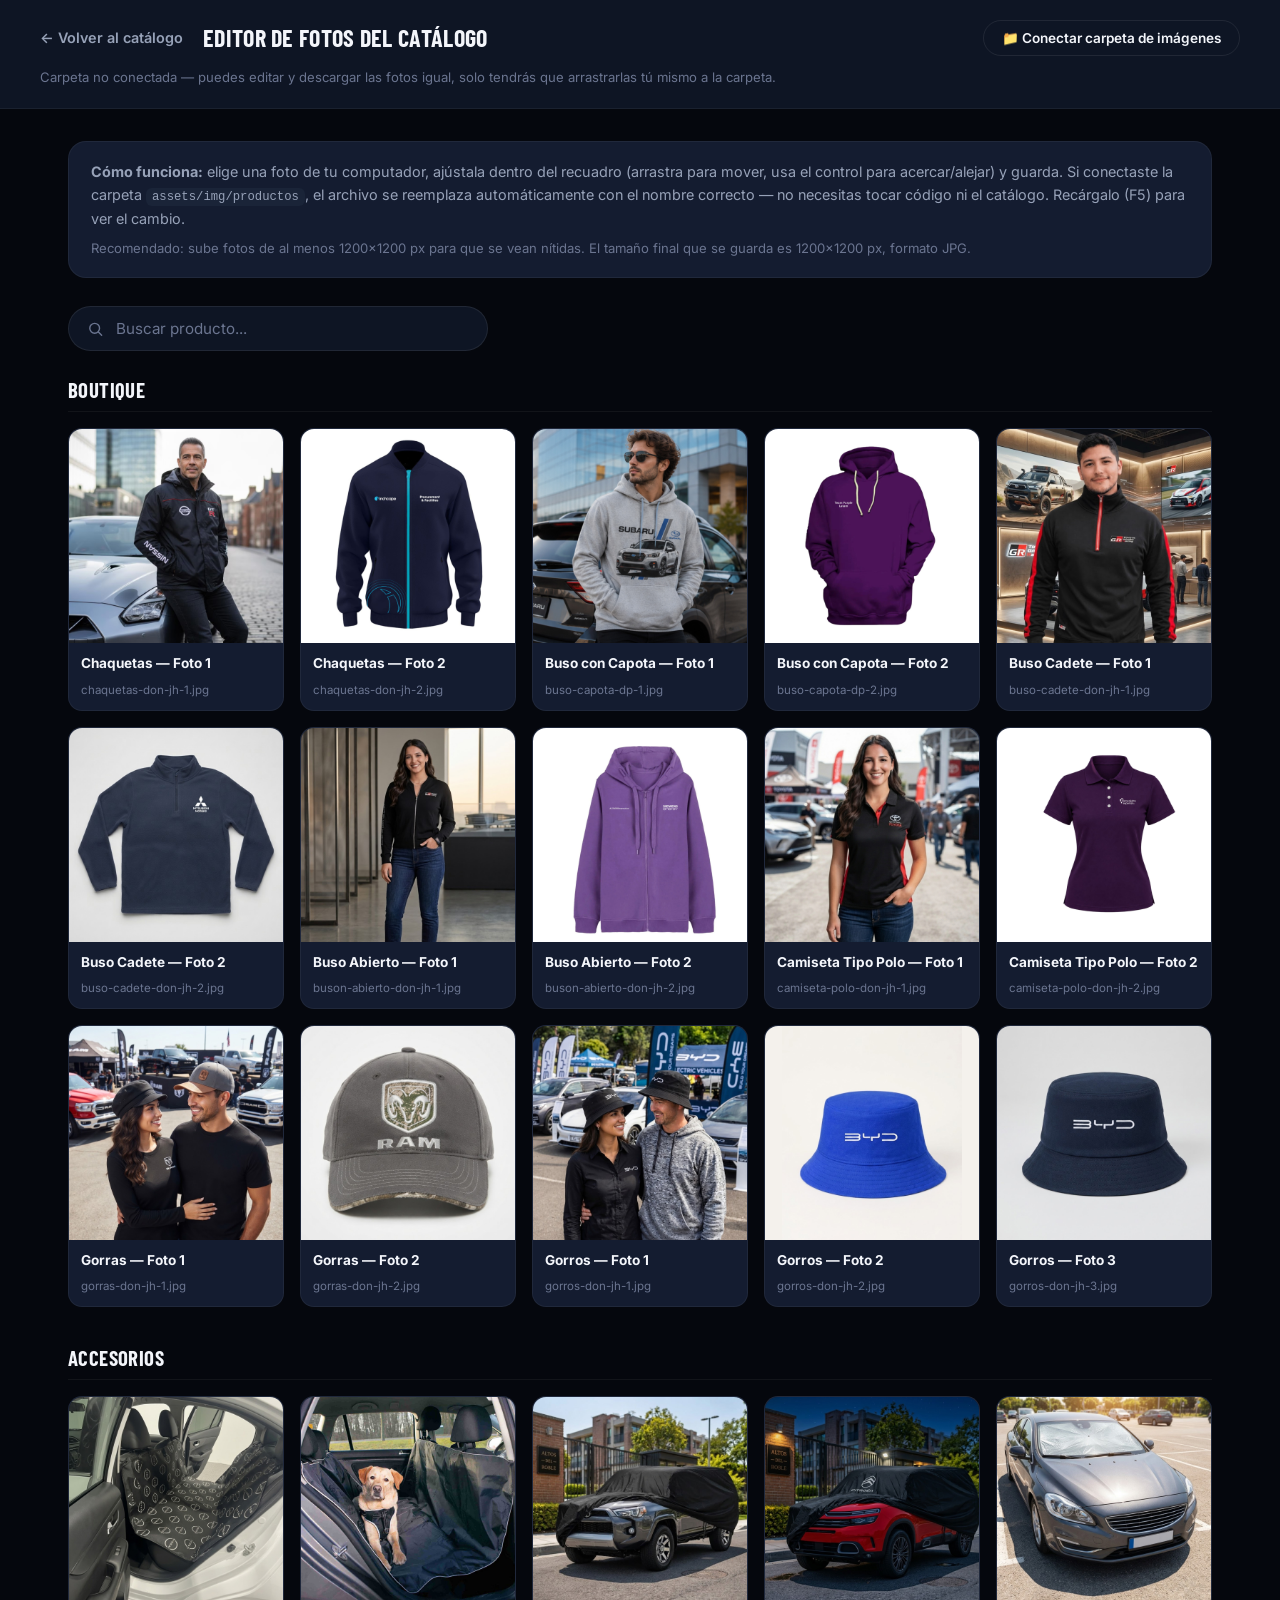
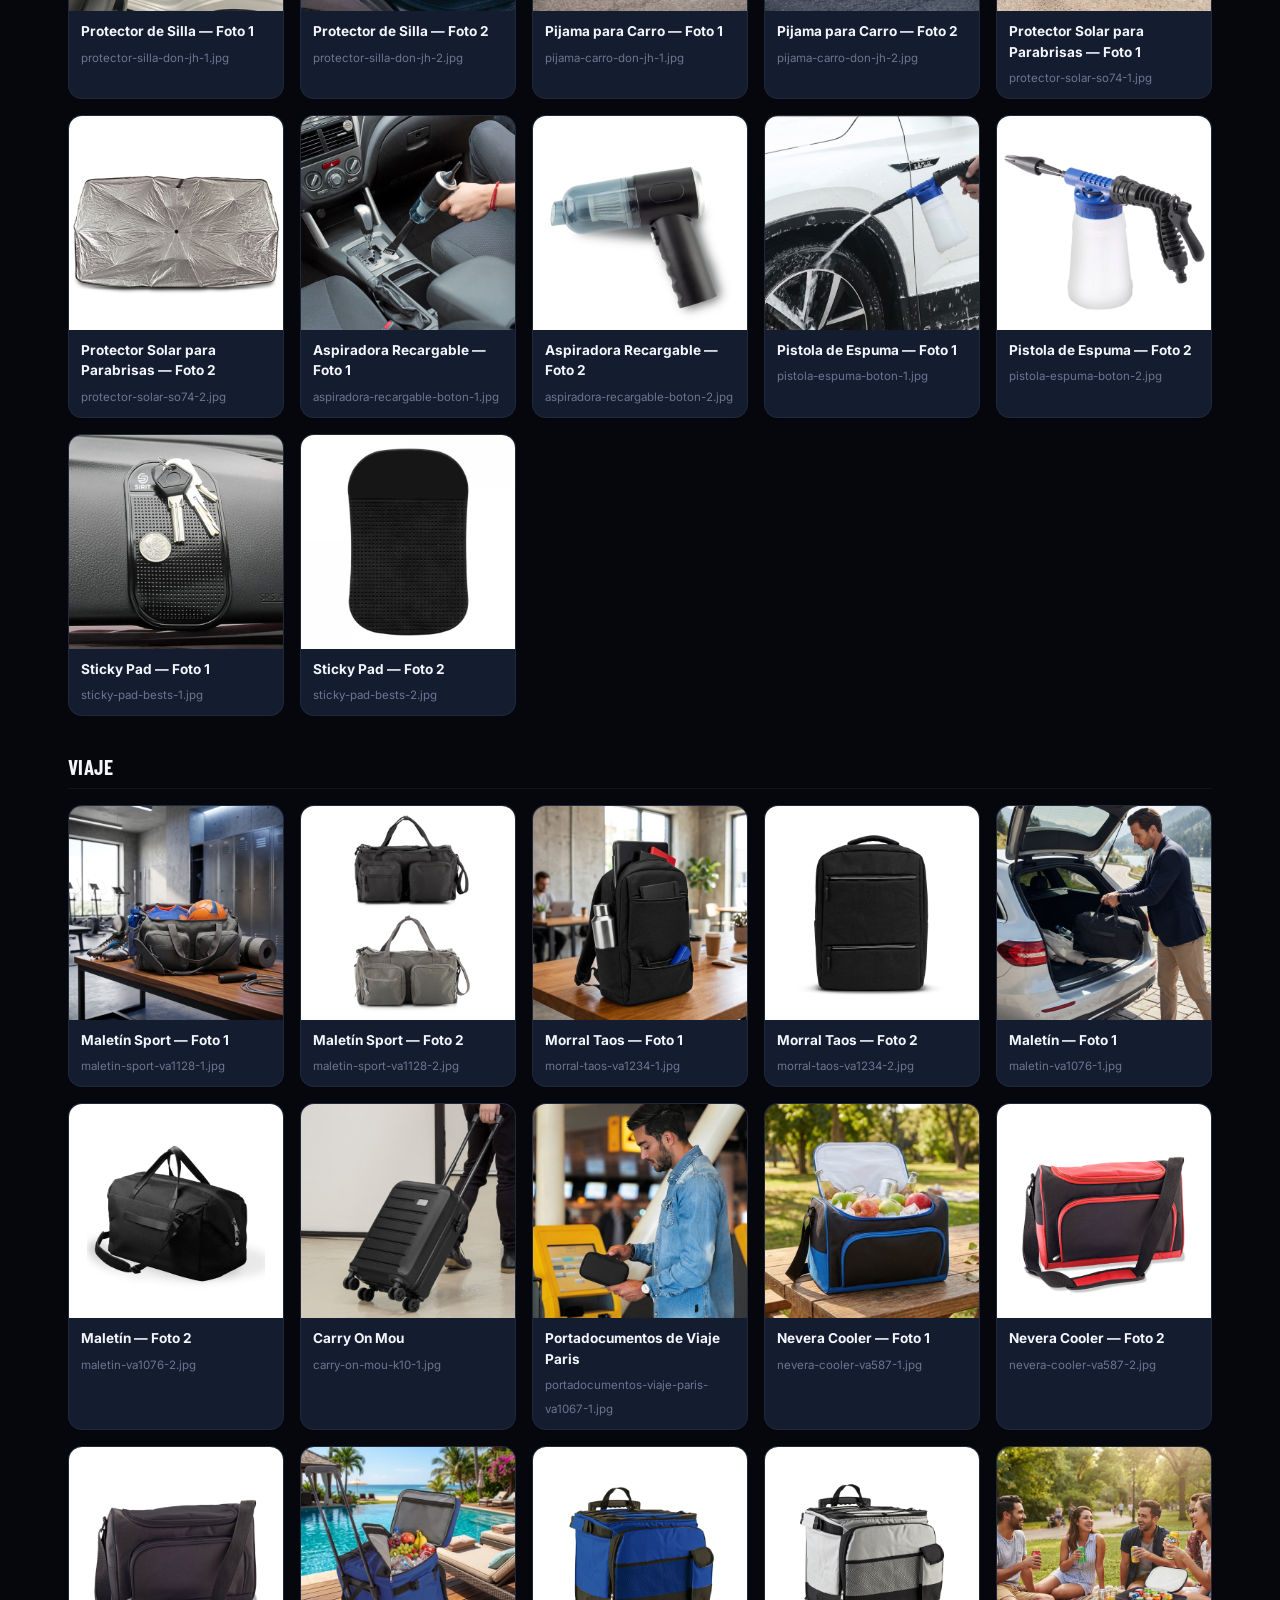
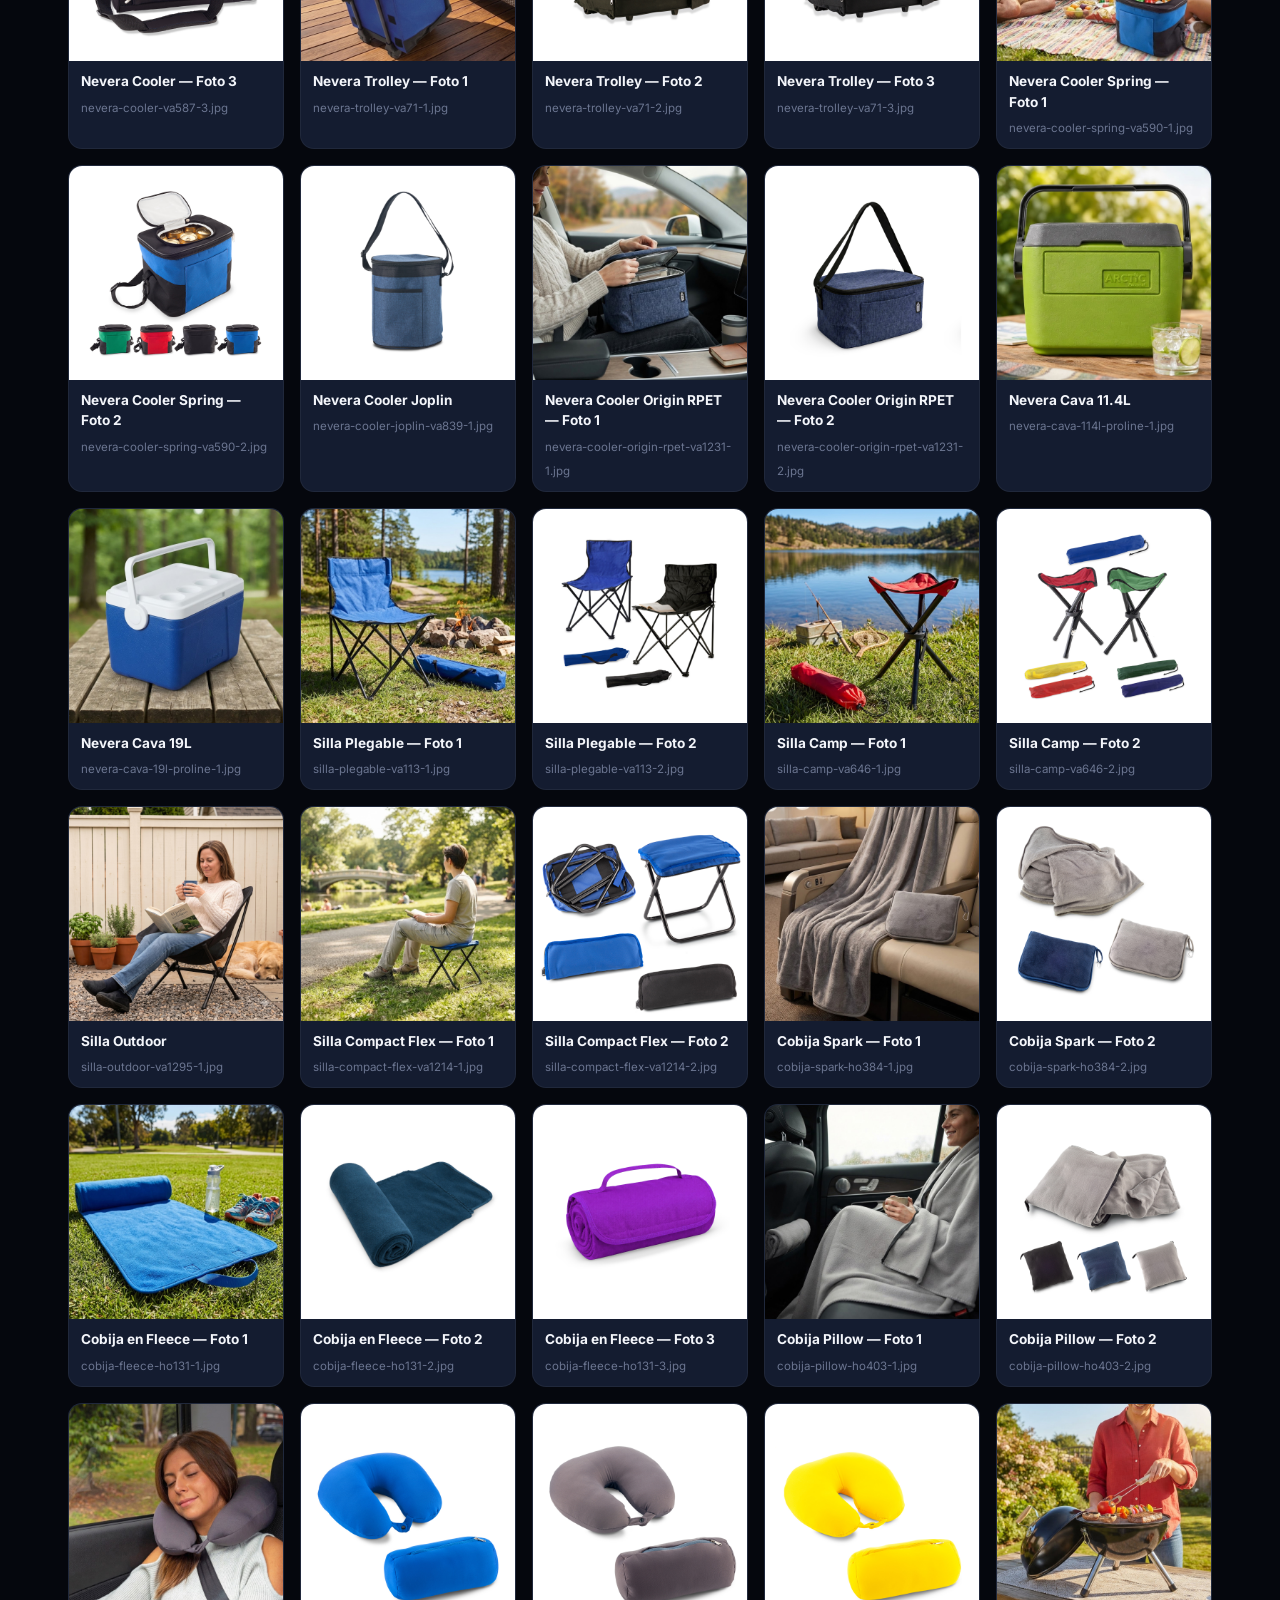
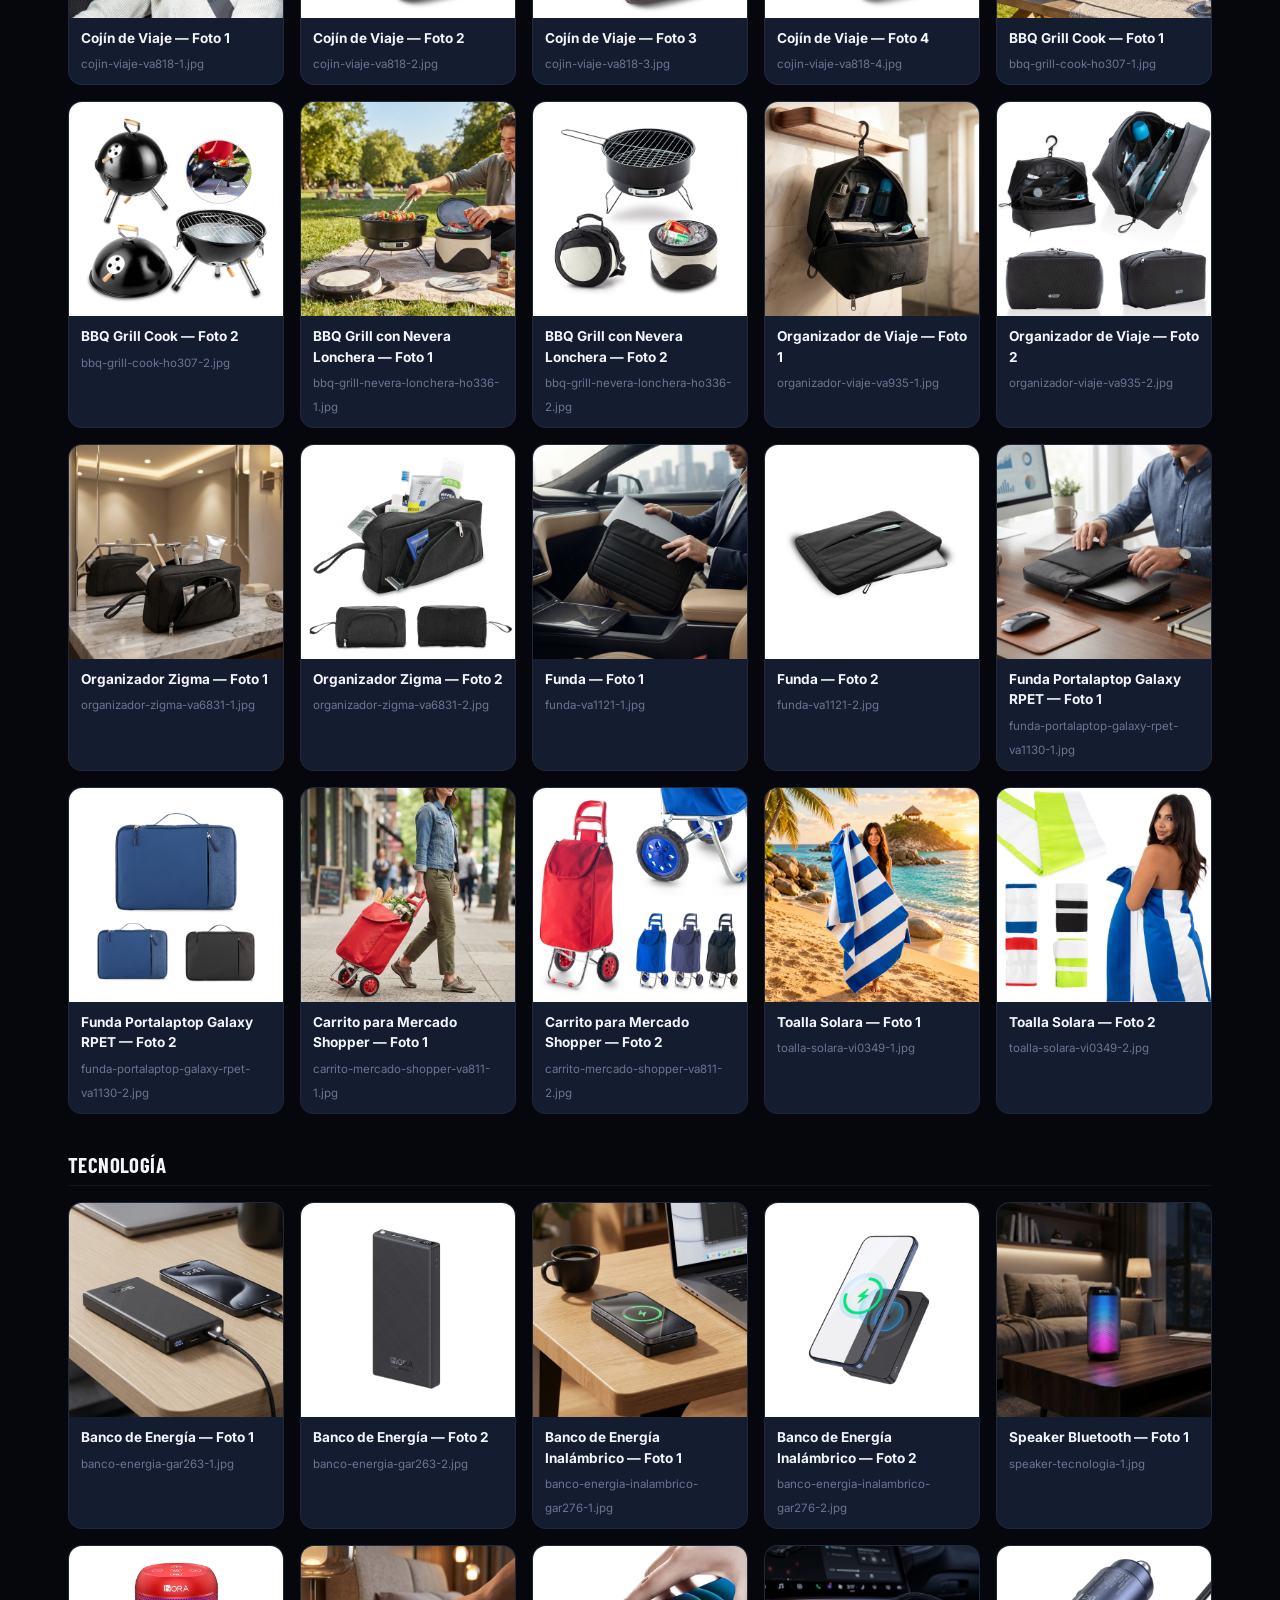
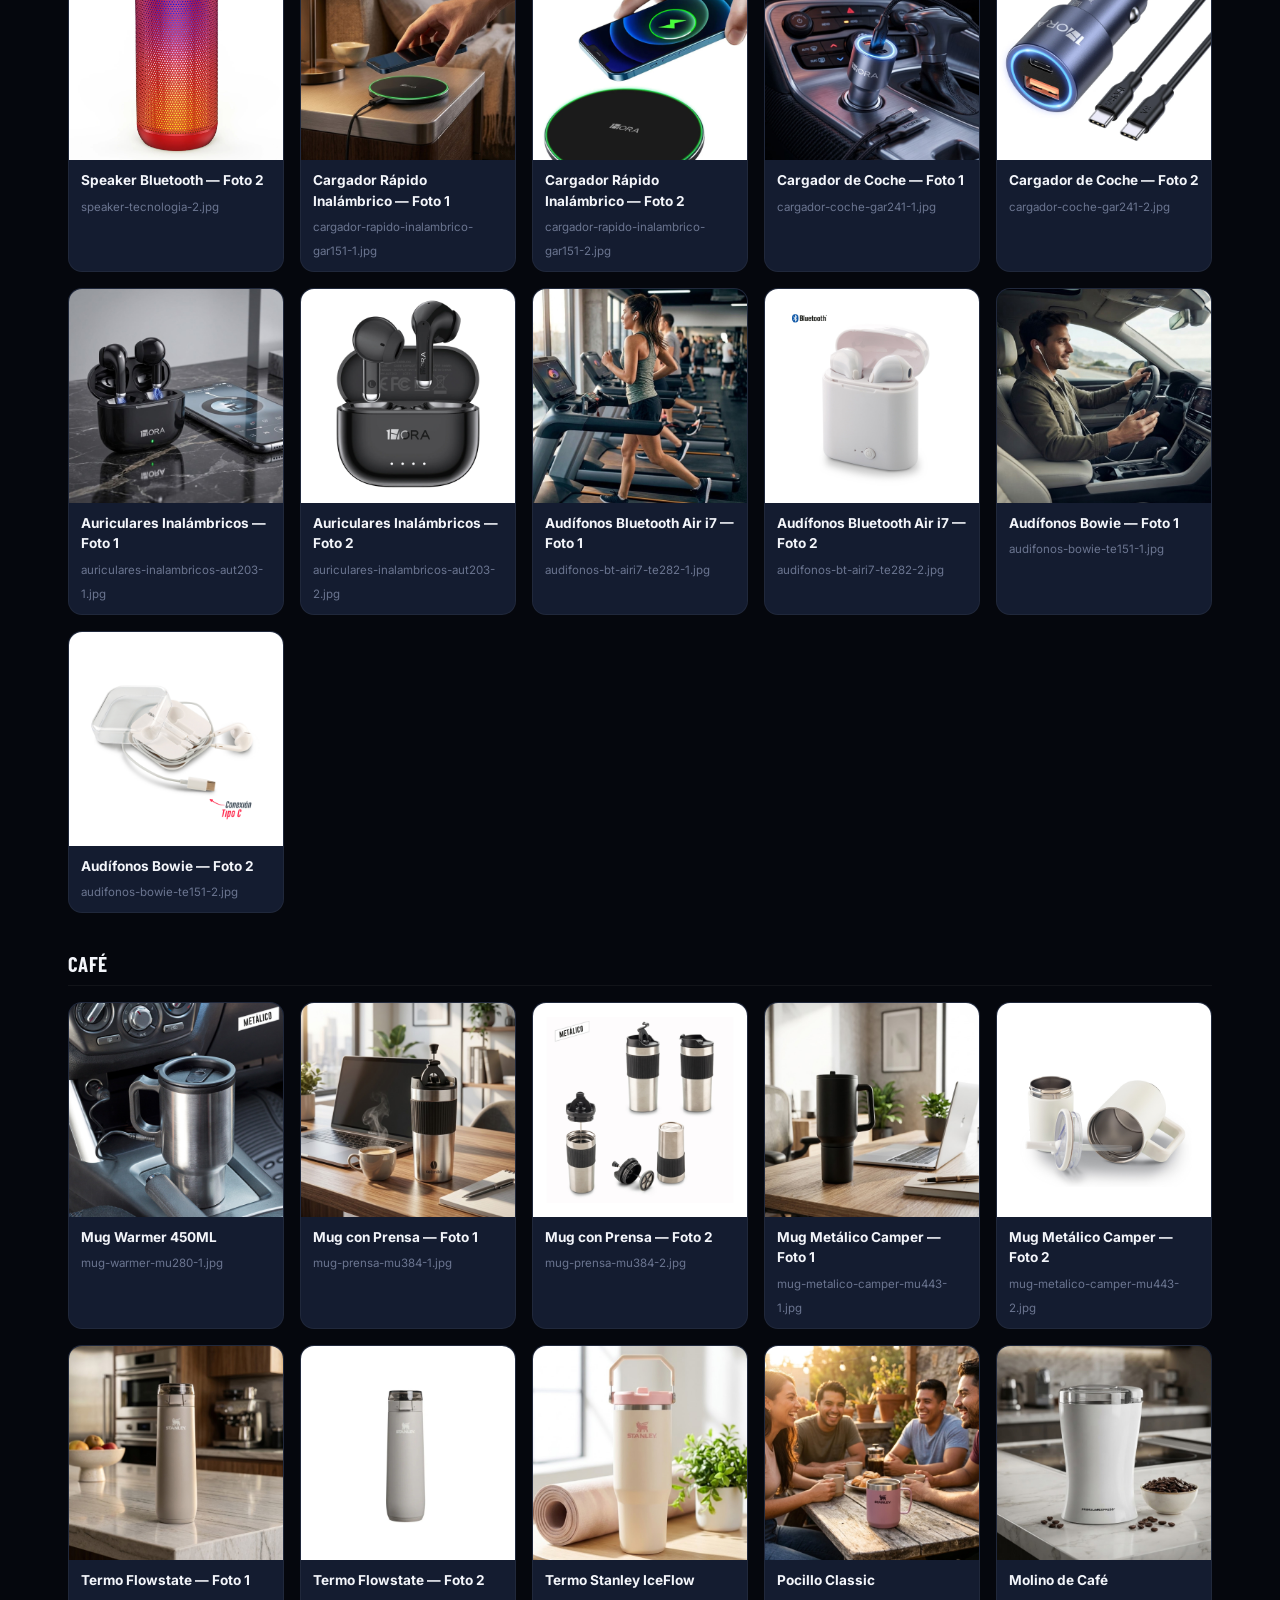
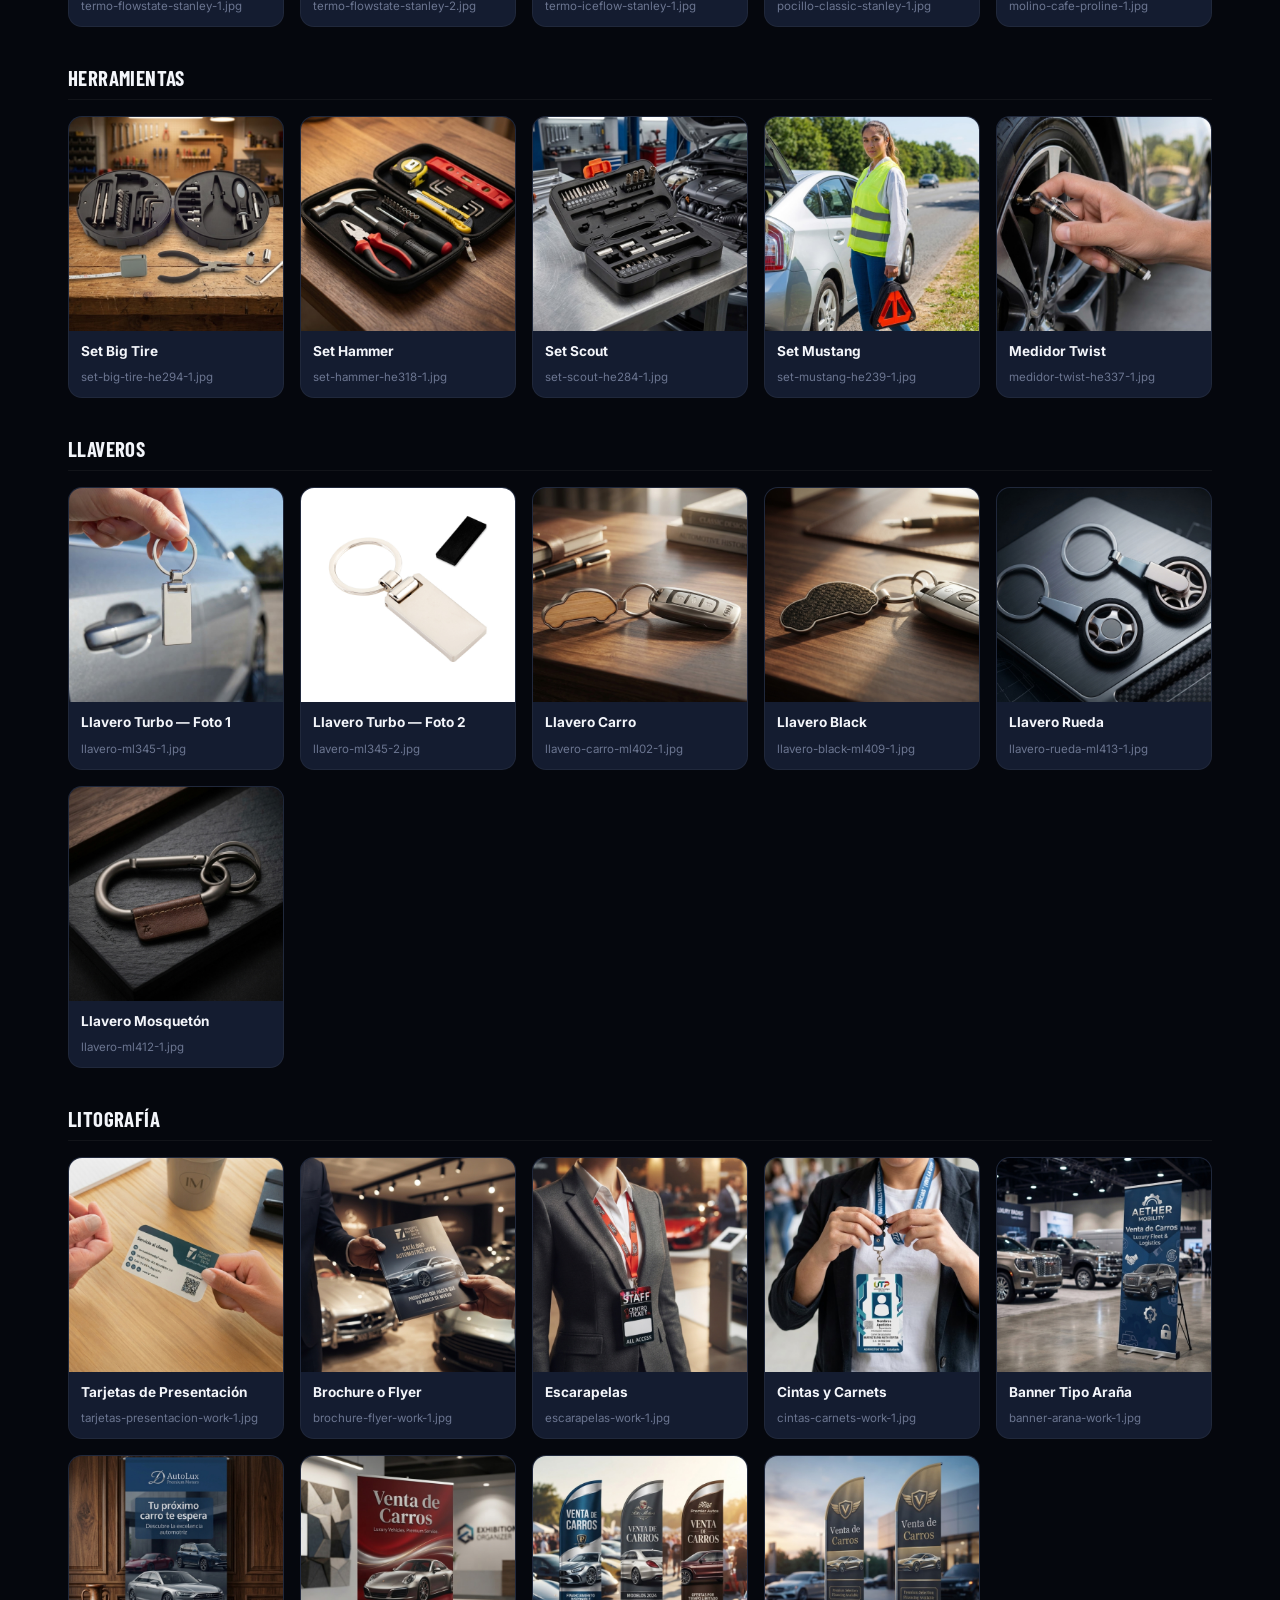
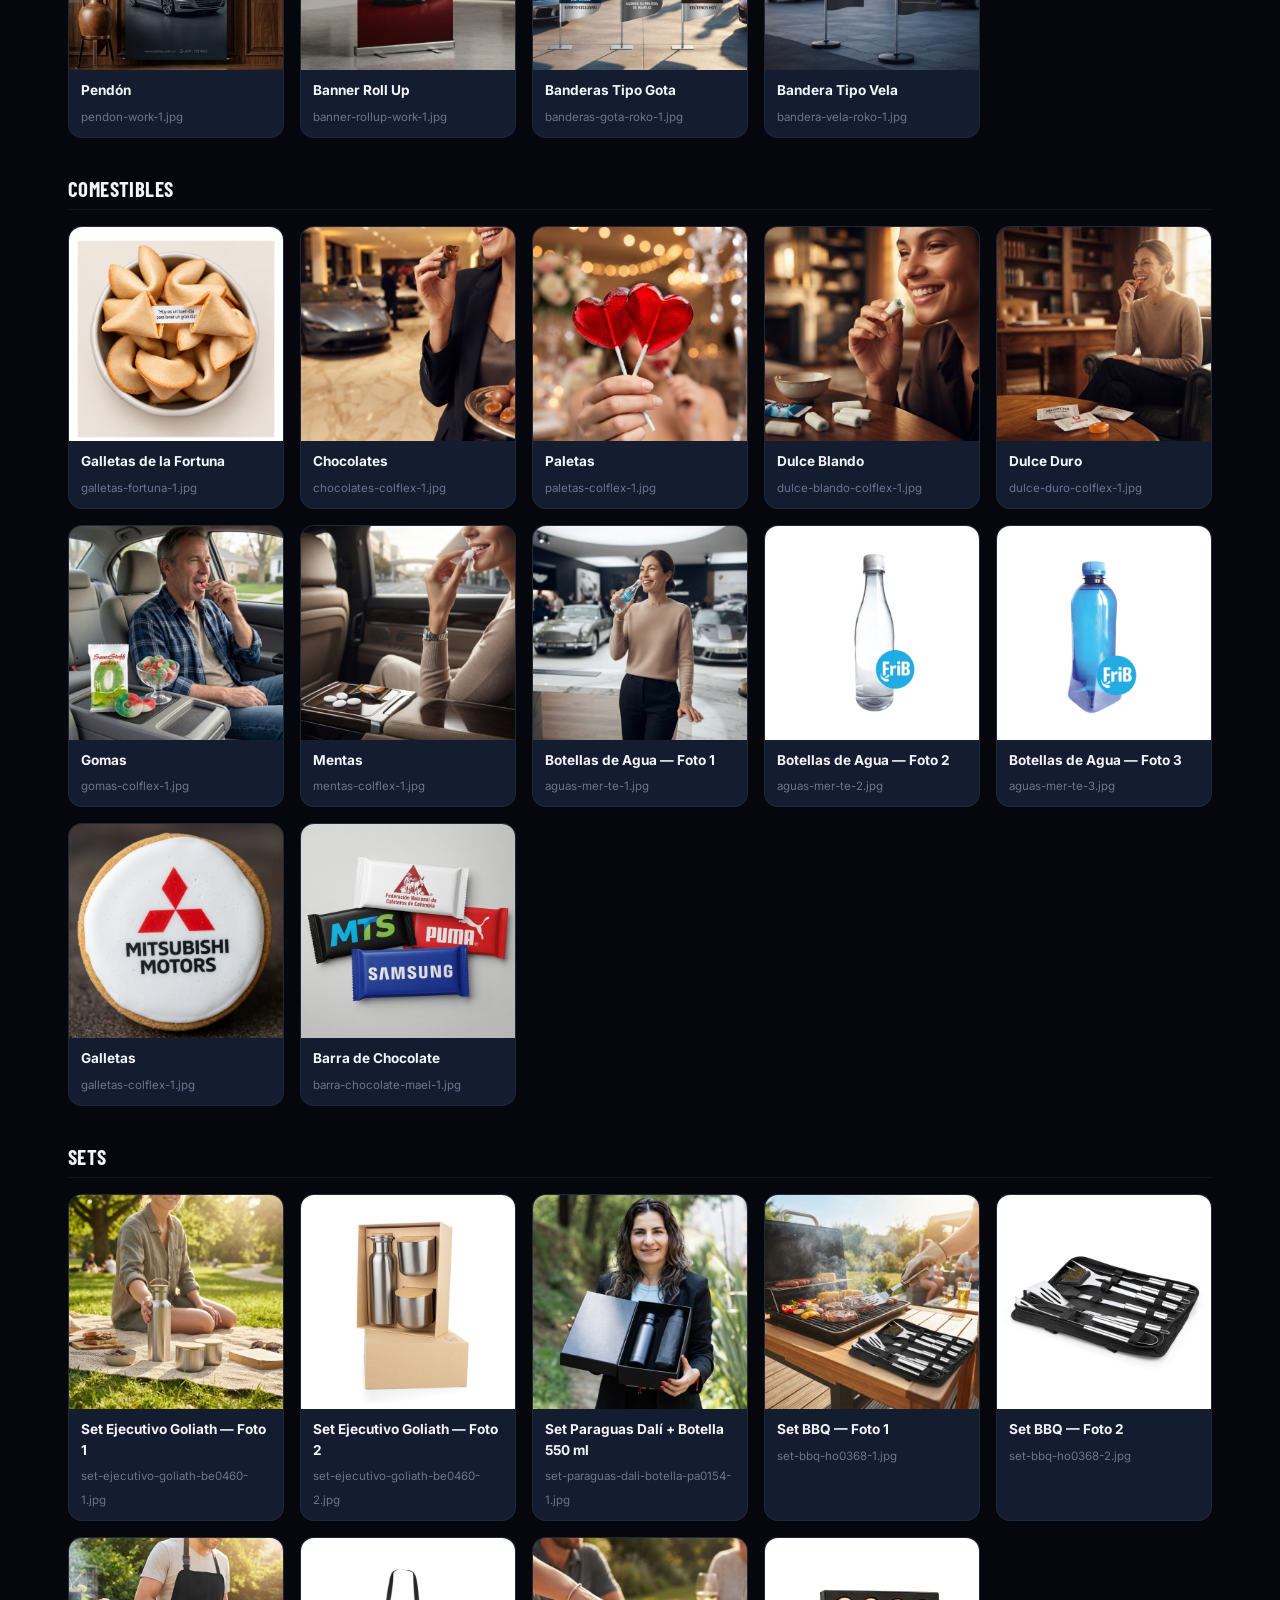
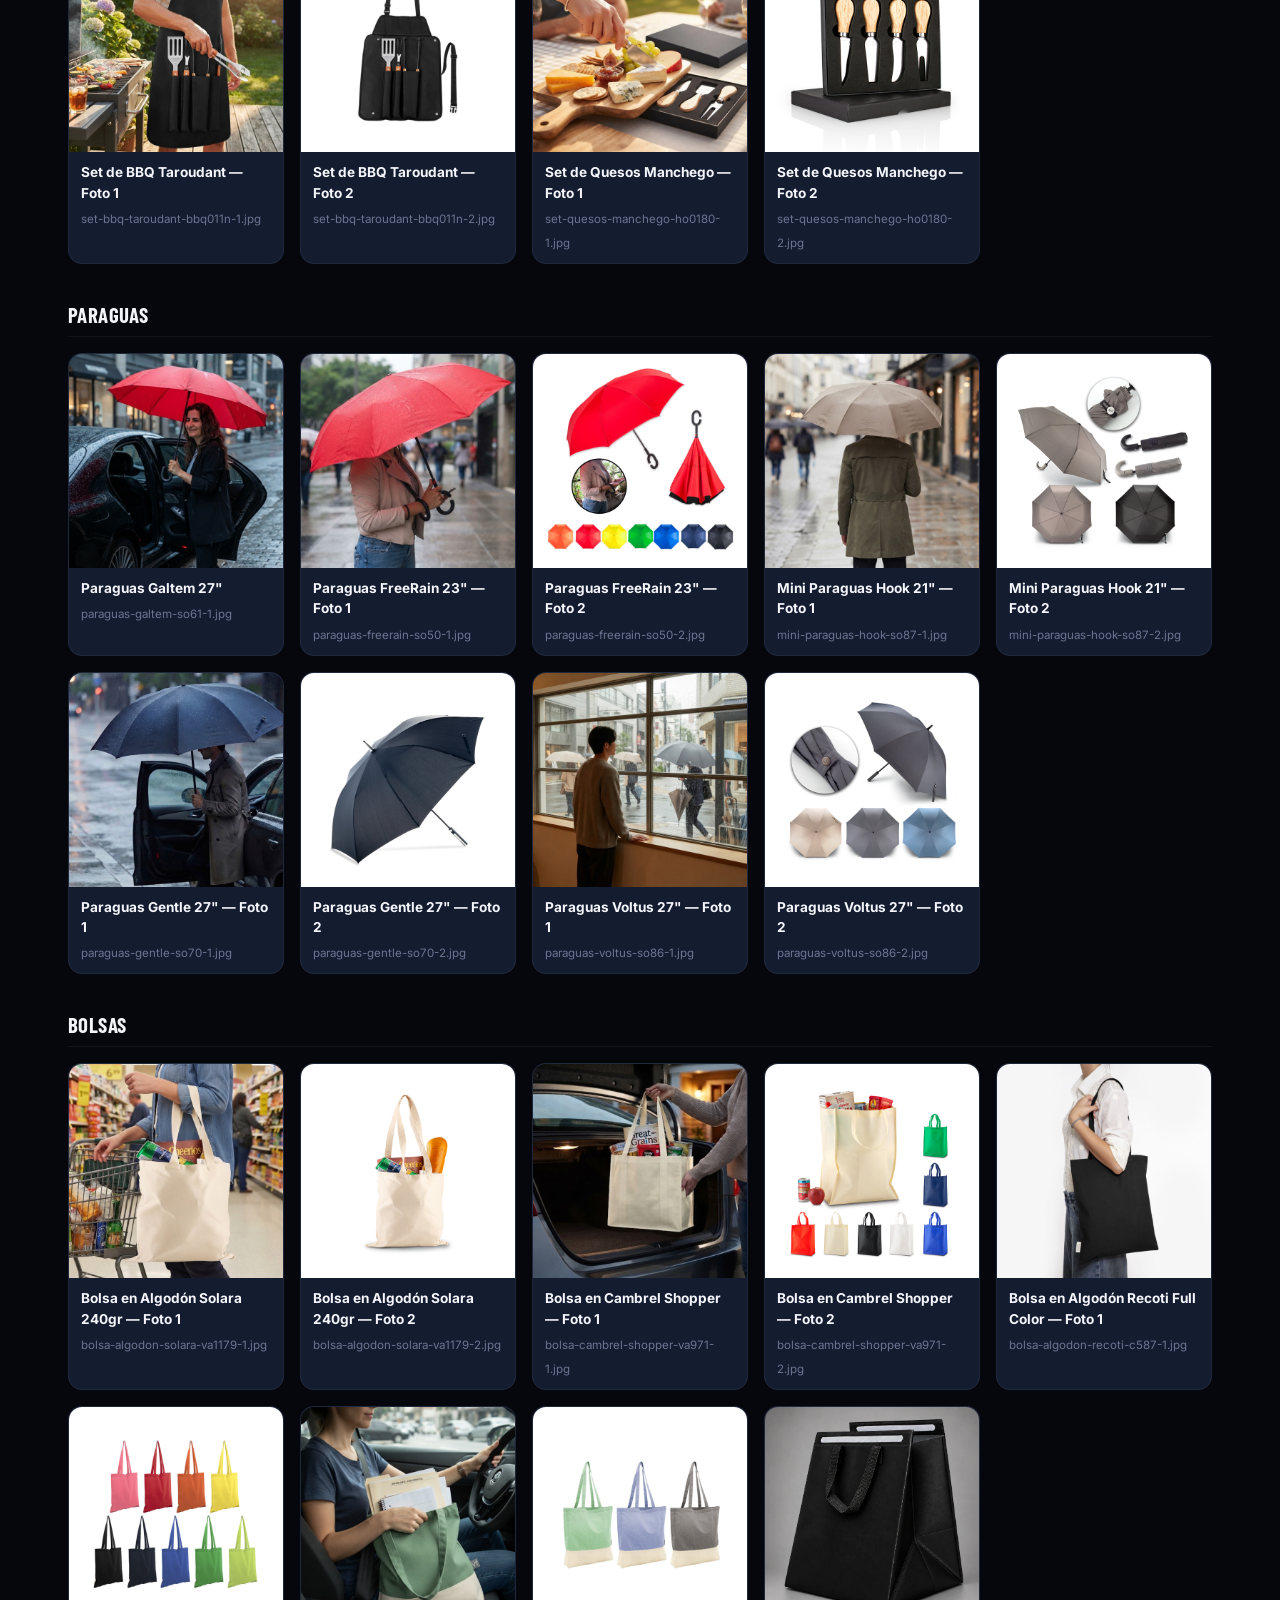
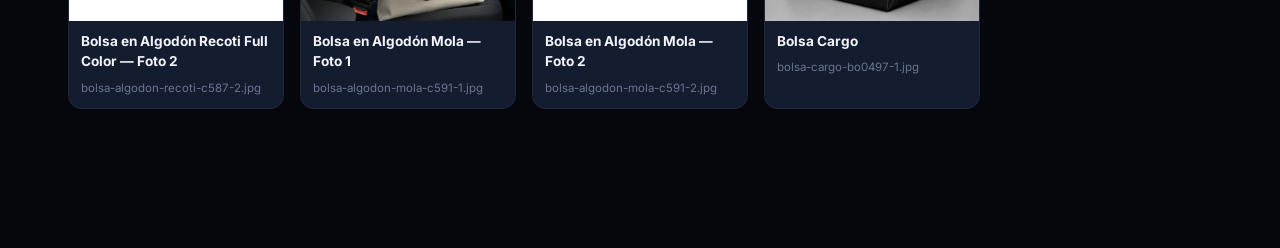
<file: admin.html>
<!DOCTYPE html>
<html lang="es">
<head>
<meta charset="UTF-8">
<meta name="viewport" content="width=device-width, initial-scale=1.0">
<title>Editor de fotos — Catálogo Automotriz</title>
<link rel="icon" href="data:image/svg+xml,%3Csvg xmlns='http://www.w3.org/2000/svg' viewBox='0 0 64 64'%3E%3Crect width='64' height='64' rx='14' fill='%230b1120'/%3E%3Cpath d='M20 46V18h9l7 12 7-12h9v28h-8V32l-8 13-8-13v14z' fill='%233b82f6'/%3E%3C/svg%3E">
<link rel="preconnect" href="https://fonts.googleapis.com">
<link rel="preconnect" href="https://fonts.gstatic.com" crossorigin>
<link href="https://fonts.googleapis.com/css2?family=Barlow+Condensed:ital,wght@0,600;0,700&family=Inter:wght@400;500;600;700;800&display=swap" rel="stylesheet">
<link rel="stylesheet" href="assets/css/styles.css">
<link rel="stylesheet" href="assets/css/admin.css">
</head>
<body>

<header class="admin-header">
  <div class="admin-header-inner">
    <a href="index.html" class="admin-back">← Volver al catálogo</a>
    <h1>Editor de fotos del catálogo</h1>
    <button class="btn btn-outline btn-sm" id="connectFolderBtn" type="button">📁 Conectar carpeta de imágenes</button>
  </div>
  <p class="admin-folder-status" id="folderStatus">Carpeta no conectada — puedes editar y descargar las fotos igual, solo tendrás que arrastrarlas tú mismo a la carpeta.</p>
</header>

<main class="admin-main">
  <div class="admin-intro">
    <p><strong>Cómo funciona:</strong> elige una foto de tu computador, ajústala dentro del recuadro (arrastra para mover, usa el control para acercar/alejar) y guarda. Si conectaste la carpeta <code>assets/img/productos</code>, el archivo se reemplaza automáticamente con el nombre correcto — no necesitas tocar código ni el catálogo. Recárgalo (F5) para ver el cambio.</p>
    <p class="admin-hint">Recomendado: sube fotos de al menos 1200×1200 px para que se vean nítidas. El tamaño final que se guarda es 1200×1200 px, formato JPG.</p>
  </div>

  <div class="admin-toolbar">
    <div class="search-box">
      <svg width="18" height="18" viewBox="0 0 24 24" fill="none"><circle cx="11" cy="11" r="7" stroke="currentColor" stroke-width="2"/><path d="M21 21l-4.3-4.3" stroke="currentColor" stroke-width="2" stroke-linecap="round"/></svg>
      <input type="text" id="adminSearch" placeholder="Buscar producto...">
    </div>
  </div>

  <div id="adminSections"></div>
</main>

<!-- Editor modal -->
<div class="modal" id="editorModal" aria-hidden="true">
  <div class="modal-card modal-card-lg">
    <button class="icon-btn modal-close" id="editorClose" aria-label="Cerrar">✕</button>
    <div class="modal-head">
      <span class="eyebrow" id="editorProductLabel">Producto</span>
      <h3 id="editorFileName">archivo.jpg</h3>
      <p>Elige una foto, ajústala dentro del recuadro y guarda.</p>
    </div>

    <div class="editor-body">
      <div class="editor-dropzone" id="editorDropzone">
        <input type="file" accept="image/*" id="editorFileInput" hidden>
        <div class="editor-stage" id="editorStage">
          <canvas id="editorCanvas" width="500" height="500"></canvas>
          <p class="editor-empty" id="editorEmptyHint">Haz clic o arrastra una foto aquí</p>
        </div>
      </div>

      <div class="editor-controls" id="editorControls" hidden>
        <label class="editor-zoom">
          <span>Zoom</span>
          <input type="range" id="editorZoom" min="100" max="300" value="100">
        </label>
        <button class="btn btn-outline btn-sm" id="editorChangePhoto" type="button">Elegir otra foto</button>
      </div>
    </div>

    <div class="editor-actions">
      <button class="btn btn-primary btn-lg btn-block" id="editorSaveFolder" type="button" disabled>Guardar en la carpeta</button>
      <button class="btn btn-outline btn-lg btn-block" id="editorDownload" type="button" disabled>Descargar imagen</button>
      <p class="quote-hint" id="editorSaveHint"></p>
    </div>
  </div>
</div>

<div class="backdrop" id="editorBackdrop"></div>
<div class="toast" id="adminToast"></div>

<script src="assets/js/products.js"></script>
<script src="assets/js/admin.js"></script>
</body>
</html>
</file>
<file: assets/css/styles.css>
/* ==========================================================================
   TOKENS
   ========================================================================== */
:root{
  --bg: #05070d;
  --bg-soft: #080b14;
  --surface: #0e1524;
  --surface-2: #141c30;
  --surface-3: #1a2438;
  --border: rgba(255,255,255,.08);
  --border-soft: rgba(255,255,255,.05);
  --text: #f3f5fa;
  --text-muted: #97a2b8;
  --text-faint: #6b7590;
  --blue: #3b82f6;
  --blue-light: #6ea1ff;
  --blue-dark: #1d4ed8;
  --blue-glow: rgba(59,130,246,.35);
  --red: #e0303f;
  --green: #22c55e;
  --radius-sm: 10px;
  --radius: 18px;
  --radius-lg: 26px;
  --shadow-card: 0 18px 40px -22px rgba(0,0,0,.65);
  --shadow-pop: 0 30px 70px -20px rgba(0,0,0,.75);
  --font-head: "Barlow Condensed", "Arial Narrow", sans-serif;
  --font-body: "Inter", -apple-system, BlinkMacSystemFont, "Segoe UI", sans-serif;
  --nav-h: 76px;

  /* Chrome de la interfaz (navbar, barra de filtros, barra móvil, menú móvil):
     cristal oscuro en modo noche, cristal claro en modo día. */
  --chrome-1: rgba(6,9,16,.72);
  --chrome-2: rgba(8,11,20,.85);
  --chrome-3: rgba(8,11,20,.92);
  --chrome-4: rgba(6,9,16,.98);
  /* Texto atenuado para zonas que se mantienen oscuras en ambos temas (hero, CTA final) */
  --text-muted-ondark: #97a2b8;
}

/* ==========================================================================
   MODO DÍA — se activa agregando data-theme="light" al <html>
   (el hero y las fotos de producto conservan su tratamiento oscuro a propósito)
   ========================================================================== */
:root[data-theme="light"]{
  --bg: #f4f6fb;
  --bg-soft: #eaeef7;
  --surface: #ffffff;
  --surface-2: #f3f5fa;
  --surface-3: #e7ebf4;
  --border: rgba(15,23,42,.10);
  --border-soft: rgba(15,23,42,.07);
  --text: #10182b;
  --text-muted: #4b5670;
  --text-faint: #7c869c;
  --shadow-card: 0 18px 40px -24px rgba(15,23,42,.22);
  --shadow-pop: 0 30px 70px -24px rgba(15,23,42,.28);
  --chrome-1: rgba(255,255,255,.78);
  --chrome-2: rgba(255,255,255,.88);
  --chrome-3: rgba(255,255,255,.92);
  --chrome-4: rgba(255,255,255,.98);
}

*,*::before,*::after{ box-sizing:border-box; }
.theme-switching, .theme-switching *{ transition:none !important; }
html{ scroll-behavior:smooth; scroll-padding-top: calc(var(--nav-h) + 90px); overflow-x:hidden; }
body{
  margin:0;
  background:var(--bg);
  color:var(--text);
  font-family:var(--font-body);
  line-height:1.5;
  -webkit-font-smoothing:antialiased;
  overflow-x:hidden;
}
img{ max-width:100%; display:block; }
a{ color:inherit; text-decoration:none; }
ul{ list-style:none; margin:0; padding:0; }
button{ font-family:inherit; }
h1,h2,h3,h4{ font-family:var(--font-head); font-weight:700; line-height:1.05; margin:0; letter-spacing:.2px; }

.eyebrow{
  display:inline-block;
  font-family:var(--font-head);
  font-weight:600;
  font-size:.82rem;
  letter-spacing:.14em;
  text-transform:uppercase;
  color:var(--blue-light);
  margin-bottom:10px;
}

/* ==========================================================================
   CUSTOM CURSOR ACCENT (blue signal ring, desktop only)
   ========================================================================== */
#cursor-ring, #cursor-dot{
  position:fixed; top:0; left:0; pointer-events:none; z-index:9999;
  border-radius:50%;
  transform:translate(-999px,-999px);
  mix-blend-mode:screen;
}
#cursor-ring{
  width:34px; height:34px;
  border:1.5px solid var(--blue-light);
  box-shadow: 0 0 16px var(--blue-glow);
  transition: width .18s ease, height .18s ease, border-color .18s ease, opacity .3s ease;
  opacity:.85;
}
#cursor-dot{
  width:6px; height:6px;
  background:var(--blue-light);
  box-shadow: 0 0 8px var(--blue-light);
  opacity:.9;
}
#cursor-ring.is-hover{ width:56px; height:56px; border-color:var(--blue); background:rgba(59,130,246,.12); }
@media (hover:none), (pointer:coarse){
  #cursor-ring, #cursor-dot{ display:none; }
}
/* En modo día, "screen" sobre un fondo casi blanco blanquea cualquier color y lo
   vuelve invisible -- se cambia a "multiply" con un azul más oscuro para que
   el señalador se siga viendo con buen contraste. */
:root[data-theme="light"] #cursor-ring, :root[data-theme="light"] #cursor-dot{
  mix-blend-mode: multiply;
}
:root[data-theme="light"] #cursor-ring{
  border-color: var(--blue-dark);
  box-shadow: 0 0 16px rgba(29,78,216,.35);
}
:root[data-theme="light"] #cursor-dot{
  background: var(--blue-dark);
  box-shadow: 0 0 8px rgba(29,78,216,.5);
}
:root[data-theme="light"] #cursor-ring.is-hover{
  border-color: var(--blue-dark);
  background: rgba(29,78,216,.12);
}

/* ==========================================================================
   BUTTONS
   ========================================================================== */
.btn{
  display:inline-flex; align-items:center; justify-content:center; gap:8px;
  border:1px solid transparent; border-radius:999px; cursor:pointer;
  font-weight:600; font-size:.95rem; padding:13px 26px;
  transition: transform .18s ease, box-shadow .18s ease, background .18s ease, border-color .18s ease;
  white-space:nowrap;
}
.btn:active{ transform:scale(.97); }
.btn-primary{
  background:linear-gradient(135deg, var(--blue) 0%, var(--blue-dark) 100%);
  color:#fff;
  box-shadow: 0 12px 28px -10px rgba(59,130,246,.55);
}
.btn-primary:hover{ box-shadow: 0 16px 34px -8px rgba(59,130,246,.7); transform:translateY(-1px); }
.btn-ghost{
  background:rgba(255,255,255,.06);
  color:#fff;
  border-color:rgba(255,255,255,.18);
  backdrop-filter: blur(6px);
}
.btn-ghost:hover{ background:rgba(255,255,255,.12); }
:root[data-theme="light"] .btn-ghost{
  background:rgba(255,255,255,.8);
  color:var(--text);
  border-color:rgba(15,23,42,.18);
}
:root[data-theme="light"] .btn-ghost:hover{ background:#fff; }
.btn-outline{
  background:transparent; color:var(--text); border-color:var(--border);
}
.btn-outline:hover{ border-color:var(--blue-light); color:var(--blue-light); }
.btn-lg{ padding:16px 32px; font-size:1.02rem; }
.btn-sm{ padding:9px 18px; font-size:.85rem; }
.btn-block{ width:100%; }
.btn:disabled{ opacity:.45; cursor:not-allowed; box-shadow:none; }
.link-btn{
  background:none; border:none; color:var(--blue-light); cursor:pointer;
  font-weight:600; padding:0; font-size:.92rem;
}
.icon-btn{
  width:38px; height:38px; border-radius:50%; border:1px solid var(--border);
  background:rgba(255,255,255,.04); color:var(--text); cursor:pointer;
  display:flex; align-items:center; justify-content:center; font-size:1rem;
  transition: background .18s ease, transform .18s ease;
}
.icon-btn:hover{ background:rgba(255,255,255,.1); transform:rotate(90deg); }

/* ==========================================================================
   NAVBAR
   ========================================================================== */
.navbar{
  position:sticky; top:0; z-index:500;
  height:var(--nav-h);
  background:var(--chrome-1);
  backdrop-filter: blur(14px) saturate(140%);
  border-bottom:1px solid var(--border-soft);
  transition: background .25s ease;
}
.navbar-inner{
  max-width:1320px; margin:0 auto; height:100%;
  display:flex; align-items:center; justify-content:space-between;
  padding:0 28px; gap:20px;
}
.brand{ display:flex; align-items:center; flex-shrink:0; }
.brand-logo{ height:38px; width:auto; }
.logo-light{ display:none; }
:root[data-theme="light"] .logo-dark{ display:none; }
:root[data-theme="light"] .logo-light{ display:block; }

.nav-links{ display:flex; align-items:center; gap:28px; }
.nav-links a{
  font-size:.94rem; font-weight:500; color:var(--text-muted);
  transition:color .18s ease; position:relative;
}
.nav-links a:hover{ color:var(--text); }

.navbar-actions{ display:flex; align-items:center; gap:14px; }

.theme-toggle{
  display:flex; align-items:center; gap:8px;
  background:var(--surface-2); border:1px solid var(--border);
  color:var(--text); padding:9px 16px 9px 12px; border-radius:999px;
  cursor:pointer; font-size:.85rem; font-weight:600;
  transition: border-color .18s ease, background .18s ease, transform .15s ease;
}
.theme-toggle:hover{ border-color:var(--blue-light); background:var(--surface-3); }
.theme-toggle:active{ transform:scale(.96); }
.theme-toggle-icon{
  display:flex; align-items:center; justify-content:center;
  width:20px; height:20px; color:var(--blue-light);
}
.theme-toggle-icon svg{ width:100%; height:100%; }

#headlightFlash{
  position:fixed; inset:0; z-index:9998; pointer-events:none;
  background:radial-gradient(circle at 50% 18%, rgba(255,255,255,.95), rgba(255,255,255,0) 62%);
  opacity:0;
}
#headlightFlash.is-flashing{ animation: headlightFlash .55s ease-out; }
@keyframes headlightFlash{
  0%{ opacity:0; }
  18%{ opacity:1; }
  100%{ opacity:0; }
}

.cart-chip{
  display:flex; align-items:center; gap:8px;
  background:var(--surface-2); border:1px solid var(--border);
  color:var(--text); padding:9px 16px; border-radius:999px;
  cursor:pointer; font-size:.85rem; font-weight:600;
  transition: border-color .18s ease, background .18s ease;
}
.cart-chip:hover{ border-color:var(--blue-light); background:var(--surface-3); }
.cart-chip-icon{ font-size:1rem; }

.hamburger{
  display:none; flex-direction:column; justify-content:center; gap:5px;
  width:40px; height:40px; background:none; border:none; cursor:pointer;
}
.hamburger span{ width:22px; height:2px; background:var(--text); border-radius:2px; transition:.25s; margin:0 auto; }
.hamburger.is-open span:nth-child(1){ transform:translateY(7px) rotate(45deg); }
.hamburger.is-open span:nth-child(2){ opacity:0; }
.hamburger.is-open span:nth-child(3){ transform:translateY(-7px) rotate(-45deg); }

/* ==========================================================================
   HERO
   ========================================================================== */
.hero{
  position:relative; min-height:min(78vh, 680px);
  overflow:hidden;
}
.hero-bg{ position:absolute; inset:0; z-index:0; }
.hero-bg img{
  width:100%; height:100%; object-fit:cover; object-position:center 42%;
  opacity:1; transform:scale(1.02);
}
.hero-overlay{
  position:absolute; inset:0;
  background:
    radial-gradient(ellipse at 50% 20%, rgba(59,130,246,.08), transparent 55%),
    linear-gradient(180deg, transparent 0%, transparent 68%, var(--bg) 100%);
}
.hero-grid{
  position:absolute; inset:0; opacity:.35;
  background-image:
    linear-gradient(rgba(255,255,255,.04) 1px, transparent 1px),
    linear-gradient(90deg, rgba(255,255,255,.04) 1px, transparent 1px);
  background-size: 46px 46px;
  mask-image: radial-gradient(ellipse at 50% 40%, black 10%, transparent 72%);
}
.text-accent{
  background:linear-gradient(100deg, var(--blue-light), var(--blue));
  -webkit-background-clip:text; background-clip:text; color:transparent;
}
.hero-actions{ display:flex; gap:16px; flex-wrap:wrap; justify-content:center; margin-top:28px; }

/* Encabezado principal (antes vivía sobre la foto del hero; ahora va debajo, como texto normal de página) */
.section-head-main{ max-width:820px; margin:0 auto 56px; }
.section-head-main h1{
  font-size: clamp(2.2rem, 5.4vw, 4rem);
  color:var(--text); text-transform:uppercase; letter-spacing:.5px;
  margin-bottom:18px;
}
.section-head-main p{ font-size:1.08rem; max-width:620px; margin:0 auto; }
:root[data-theme="light"] .section-head-main .eyebrow{ color:var(--blue-dark); }

.scroll-hint{
  position:absolute; bottom:28px; left:50%; transform:translateX(-50%);
  width:26px; height:42px; border:2px solid rgba(255,255,255,.35); border-radius:20px;
  z-index:2;
}
:root[data-theme="light"] .scroll-hint{ border-color:rgba(15,23,42,.3); }
.scroll-hint span{
  position:absolute; top:7px; left:50%; width:4px; height:8px; border-radius:2px;
  background:var(--blue-light); transform:translateX(-50%);
  animation: scrollhint 1.6s ease infinite;
}
@keyframes scrollhint{ 0%{ opacity:1; top:7px;} 70%{opacity:0; top:20px;} 100%{opacity:0; top:7px;} }

/* ==========================================================================
   SECTION HEAD / CATALOG
   ========================================================================== */
.section-head{
  max-width:680px; margin:0 auto 44px; text-align:center; padding:0 24px;
}
.section-head h2{ font-size:clamp(1.8rem,3.4vw,2.6rem); color:var(--text); margin-bottom:14px; }
.section-head p{ color:var(--text-muted); font-size:1.02rem; }

.catalog{ padding:100px 0 40px; position:relative; }

.toolbar{
  position:sticky; top:var(--nav-h); z-index:300;
  max-width:1320px; margin:0 auto 46px; padding:16px 24px;
  display:flex; flex-wrap:wrap; align-items:center; gap:16px;
  background:var(--chrome-2); backdrop-filter:blur(12px);
  border:1px solid var(--border-soft); border-radius:var(--radius);
}
.search-box{
  display:flex; align-items:center; gap:10px;
  background:var(--surface); border:1px solid var(--border);
  border-radius:999px; padding:11px 18px; flex:1 1 240px; min-width:220px;
  color:var(--text-faint); transition:border-color .18s ease;
}
.search-box:focus-within{ border-color:var(--blue-light); color:var(--blue-light); }
.search-box input{
  background:none; border:none; outline:none; color:var(--text);
  font-size:.95rem; width:100%; font-family:inherit;
}
.search-box input::placeholder{ color:var(--text-faint); }

.filter-pills{ display:flex; flex-wrap:wrap; gap:8px; }
.pill{
  background:var(--surface); border:1px solid var(--border); color:var(--text-muted);
  padding:9px 18px; border-radius:999px; font-size:.85rem; font-weight:600;
  cursor:pointer; transition:all .18s ease; white-space:nowrap;
}
.pill:hover{ color:var(--text); border-color:var(--blue-light); }
.pill.is-active{
  background:linear-gradient(135deg, var(--blue), var(--blue-dark)); color:#fff; border-color:transparent;
}

.no-results{ text-align:center; padding:60px 24px; color:var(--text-muted); }

.category-block{ max-width:1320px; margin:0 auto 30px; padding:0 24px; scroll-margin-top: 180px; }
.category-block-head{
  display:flex; align-items:baseline; justify-content:space-between; gap:16px;
  margin-bottom:26px; padding-bottom:14px; border-bottom:1px solid var(--border-soft);
}
.category-block-head h3{
  font-size:clamp(1.5rem,2.6vw,2rem); color:var(--text); text-transform:uppercase; letter-spacing:.5px;
}
.category-count{ color:var(--text-faint); font-size:.85rem; font-weight:600; white-space:nowrap; }

.grid{
  display:grid; grid-template-columns:repeat(3, 1fr); gap:24px; margin-bottom:14px;
}

/* ==========================================================================
   PRODUCT CARD
   ========================================================================== */
.card{
  background:linear-gradient(180deg, var(--surface-2), var(--surface));
  border:1px solid var(--border); border-radius:var(--radius);
  overflow:hidden; display:flex; flex-direction:column;
  box-shadow:var(--shadow-card);
  opacity:0; transform:translateY(24px);
  transition: transform .45s cubic-bezier(.22,1,.36,1), opacity .5s ease, border-color .25s ease, box-shadow .25s ease;
}
.card.in-view{ opacity:1; transform:translateY(0); }
.card:hover{
  border-color: rgba(110,161,255,.45);
  box-shadow: 0 24px 55px -20px rgba(59,130,246,.35);
  transform:translateY(-6px);
}
.card-media{ position:relative; aspect-ratio:1/1; overflow:hidden; background:#0a1120; }
.card-media img{
  width:100%; height:100%; object-fit:cover;
  transition: transform .55s cubic-bezier(.22,1,.36,1);
}
.card:hover .card-media img{ transform:scale(1.09); }
.card-media::after{
  content:""; position:absolute; inset:0;
  background:linear-gradient(180deg, transparent 60%, rgba(5,7,13,.55) 100%);
  opacity:0; transition:opacity .3s ease;
}
.card:hover .card-media::after{ opacity:1; }
.gallery-arrow{
  position:absolute; top:50%; transform:translateY(-50%);
  width:34px; height:34px; border-radius:50%; border:1px solid rgba(255,255,255,.18);
  background:rgba(5,7,13,.55); backdrop-filter:blur(6px); color:#fff;
  font-size:1.3rem; line-height:1; cursor:pointer; opacity:0; transition:opacity .2s ease, background .2s ease;
  display:flex; align-items:center; justify-content:center; z-index:2;
}
.card-media.has-gallery:hover .gallery-arrow{ opacity:1; }
@media (hover:none){
  .card-media.has-gallery .gallery-arrow{ opacity:1; background:rgba(5,7,13,.4); }
}
.gallery-arrow:hover{ background:rgba(59,130,246,.65); }
.gallery-prev{ left:10px; }
.gallery-next{ right:10px; }
.gallery-dots{
  position:absolute; left:0; right:0; bottom:12px; z-index:2;
  display:flex; justify-content:center; gap:6px;
}
.gallery-dots button{
  width:6px; height:6px; border-radius:50%; border:none; padding:0;
  background:rgba(255,255,255,.4); cursor:pointer; transition:all .2s ease;
}
.gallery-dots button.is-active{ background:#fff; width:16px; border-radius:4px; }
.card-code{
  position:absolute; top:12px; right:12px;
  background:rgba(5,7,13,.72); backdrop-filter:blur(6px);
  border:1px solid rgba(255,255,255,.14); color:var(--blue-light);
  font-size:.72rem; font-weight:700; letter-spacing:.05em;
  padding:5px 10px; border-radius:999px;
}
.card-body{ padding:20px 20px 22px; display:flex; flex-direction:column; gap:12px; flex:1; }
.card-title{ font-size:1.22rem; color:var(--text); }
.card-desc{ color:var(--text-muted); font-size:.88rem; line-height:1.55; min-height:2.7em; }
.card-features{ display:flex; flex-wrap:wrap; gap:6px; margin-bottom:2px; }
.card-features li{
  font-size:.72rem; font-weight:600; color:var(--blue-light);
  background:rgba(59,130,246,.1); border:1px solid rgba(59,130,246,.25);
  padding:4px 10px; border-radius:999px;
}

.card-qty{ margin-top:auto; padding-top:6px; }
.qty-label{ font-size:.76rem; color:var(--text-faint); font-weight:600; text-transform:uppercase; letter-spacing:.05em; }
.qty-control{
  display:flex; align-items:center; gap:0; margin:8px 0 10px;
  background:var(--bg-soft); border:1px solid var(--border); border-radius:12px; overflow:hidden;
}
.qty-btn{
  width:38px; height:38px; flex-shrink:0; background:var(--surface-3); border:none; color:var(--text);
  font-size:1.15rem; cursor:pointer; transition:background .15s ease;
}
.qty-btn:hover{ background:var(--blue-dark); color:#fff; }
.qty-input{
  flex:1; min-width:0; background:none; border:none; color:var(--text); text-align:center;
  font-size:.95rem; font-weight:700; font-family:inherit; -moz-appearance:textfield;
}
.qty-input::-webkit-outer-spin-button, .qty-input::-webkit-inner-spin-button{ -webkit-appearance:none; margin:0; }
.qty-presets{ display:flex; gap:6px; flex-wrap:wrap; }
.qty-presets button{
  background:none; border:1px dashed var(--border); color:var(--text-faint);
  font-size:.72rem; padding:4px 9px; border-radius:8px; cursor:pointer; font-weight:600;
  transition: all .15s ease;
}
.qty-presets button:hover{ border-color:var(--blue-light); color:var(--blue-light); border-style:solid; }

.card-add{ margin-top:4px; }
.card-add.is-added{
  background:linear-gradient(135deg, var(--green), #16a34a); box-shadow:0 12px 28px -10px rgba(34,197,94,.5);
}

/* ==========================================================================
   INLINE CATEGORY CTA
   ========================================================================== */
.inline-cta{
  margin-top:16px; padding:34px 30px; border-radius:var(--radius);
  background:
    radial-gradient(circle at 15% 20%, rgba(59,130,246,.18), transparent 55%),
    var(--surface-2);
  border:1px solid var(--border);
  display:flex; align-items:center; justify-content:space-between; gap:24px; flex-wrap:wrap;
}
.inline-cta-text h4{ font-size:1.2rem; color:var(--text); margin-bottom:6px; }
.inline-cta-final{ max-width:1320px; margin:60px auto 0; }
.inline-cta-text p{ color:var(--text-muted); font-size:.9rem; max-width:440px; }

/* ==========================================================================
   MÁS PRODUCTOS (PORTAFOLIOS) + PROVEEDORES PREMIUM
   ========================================================================== */
.premium-partners{
  max-width:1320px; margin:80px auto 0; padding:0 24px;
}
.more-products{
  max-width:1320px; margin:80px auto 0; padding:64px 44px;
  border-radius:var(--radius-lg);
  background:
    radial-gradient(ellipse at 50% 0%, rgba(59,130,246,.22), transparent 62%),
    linear-gradient(160deg, #0d1730, #060910);
  border:1px solid var(--border);
  position:relative; overflow:hidden;
}
.more-products .section-head{ margin-bottom:36px; }
.more-products .section-head h2{ color:#fff; }
.more-products .section-head p{ color:var(--text-muted-ondark); }
.portfolio-grid{
  display:grid; grid-template-columns:repeat(3, 1fr); gap:20px;
}
.portfolio-card{
  position:relative; display:flex; flex-direction:column; gap:6px;
  padding:26px 24px; border-radius:var(--radius);
  background:linear-gradient(180deg, var(--surface-2), var(--surface));
  border:1px solid var(--border); box-shadow:var(--shadow-card);
  transition:transform .25s ease, border-color .25s ease, box-shadow .25s ease;
}
.portfolio-card:hover{
  transform:translateY(-4px); border-color:rgba(110,161,255,.45);
  box-shadow:0 24px 55px -20px rgba(59,130,246,.35);
}
.portfolio-card-label{ font-family:var(--font-head); font-weight:700; font-size:1.2rem; color:var(--text); }
.portfolio-card-host{ font-size:.85rem; color:var(--text-muted); word-break:break-word; }
.portfolio-card-arrow{ position:absolute; top:20px; right:22px; color:var(--blue-light); font-size:1.1rem; }

.partners-grid{
  display:grid; grid-template-columns:repeat(auto-fill, minmax(150px, 1fr)); gap:14px;
}
.partners-grid li{
  display:flex; align-items:center; justify-content:center; text-align:center;
  padding:22px 16px; border-radius:var(--radius-sm);
  background:var(--surface-2); border:1px solid var(--border-soft);
  color:var(--text); font-weight:700; font-size:.95rem;
  transition:border-color .2s ease;
}
.partners-grid li:hover{ border-color:var(--blue-light); }

/* ==========================================================================
   FOOTER
   ========================================================================== */
.site-footer{ margin-top:90px; border-top:1px solid var(--border-soft); background:var(--bg-soft); }
.footer-inner{
  max-width:1320px; margin:0 auto; padding:56px 28px 30px;
  display:grid; grid-template-columns:1.4fr 1fr 1fr; gap:40px;
}
.footer-logo{ height:34px; margin-bottom:14px; }
.footer-brand p{ color:var(--text-faint); font-size:.88rem; max-width:280px; }
.footer-col h4{ color:var(--text); font-size:.95rem; margin-bottom:16px; text-transform:uppercase; letter-spacing:.06em; }
.footer-col p{ color:var(--text-muted); font-size:.9rem; margin:0 0 10px; }
.footer-col a{ color:var(--text-muted); transition:color .18s ease; }
.footer-col a:hover{ color:var(--blue-light); }
.footer-bottom{
  border-top:1px solid var(--border-soft); padding:20px 28px; text-align:center;
  color:var(--text-faint); font-size:.8rem;
}
.footer-bottom-sep{ margin:0 8px; }
.footer-admin-link{ color:var(--text-faint); text-decoration:underline; }
.footer-admin-link:hover{ color:var(--blue-light); }

/* ==========================================================================
   FLOATING CART FAB (desktop)
   ========================================================================== */
.cart-fab{
  position:fixed; right:28px; bottom:28px; z-index:400;
  display:flex; align-items:center; gap:10px;
  background:linear-gradient(135deg, var(--blue), var(--blue-dark));
  color:#fff; border:none; border-radius:999px; padding:16px 22px;
  box-shadow:0 18px 40px -12px rgba(59,130,246,.55); cursor:pointer;
  font-weight:700; font-size:.95rem;
  transition: transform .2s ease, box-shadow .2s ease;
}
.cart-fab:hover{ transform:translateY(-3px) scale(1.03); }
.cart-fab-count{
  background:rgba(255,255,255,.22); min-width:24px; height:24px; padding:0 6px;
  border-radius:999px; display:flex; align-items:center; justify-content:center; font-size:.82rem;
}
.cart-fab-icon{ font-size:1.15rem; }

/* ==========================================================================
   MOBILE FLOATING BAR
   ========================================================================== */
.mobile-bar{
  display:none; position:fixed; left:0; right:0; bottom:0; z-index:450;
  background:var(--chrome-3); backdrop-filter:blur(14px);
  border-top:1px solid var(--border);
  padding: 10px max(10px, env(safe-area-inset-left)) calc(10px + env(safe-area-inset-bottom));
  grid-template-columns:repeat(2,1fr); gap:6px;
}
.mobile-bar-item{
  display:flex; flex-direction:column; align-items:center; gap:3px;
  background:none; border:none; color:var(--text-muted); font-size:.72rem; font-weight:600;
  padding:6px 4px; border-radius:12px; position:relative; cursor:pointer;
}
.mobile-bar-item:active{ background:rgba(255,255,255,.06); }
.mb-icon{ font-size:1.25rem; }
.mb-badge{
  position:absolute; top:0; right:18%; background:var(--red); color:#fff;
  font-size:.62rem; min-width:16px; height:16px; border-radius:999px;
  display:flex; align-items:center; justify-content:center; font-weight:700;
}

/* ==========================================================================
   BACKDROP / DRAWER / MODAL
   ========================================================================== */
.backdrop{
  position:fixed; inset:0; background:rgba(3,5,10,.72); backdrop-filter:blur(3px);
  z-index:600; opacity:0; pointer-events:none; transition:opacity .3s ease;
}
.backdrop.is-visible{ opacity:1; pointer-events:auto; }

.drawer{
  position:fixed; top:0; right:0; height:100%; width:min(420px, 100%);
  background:var(--surface); border-left:1px solid var(--border);
  z-index:650; display:flex; flex-direction:column;
  transform:translateX(100%); transition:transform .35s cubic-bezier(.22,1,.36,1);
}
.drawer.is-open{ transform:translateX(0); }
.drawer-head{
  display:flex; align-items:center; justify-content:space-between;
  padding:22px 22px 18px; border-bottom:1px solid var(--border-soft);
}
.drawer-head h3{ font-size:1.15rem; color:var(--text); }
.drawer-body{ flex:1; overflow-y:auto; padding:18px 22px; }
.drawer-empty{ color:var(--text-muted); font-size:.92rem; text-align:center; margin-top:40px; }
.drawer-list{ display:flex; flex-direction:column; gap:14px; }
.drawer-item{
  display:flex; gap:12px; background:var(--surface-2); border:1px solid var(--border-soft);
  border-radius:14px; padding:12px;
}
.drawer-item img{ width:60px; height:60px; object-fit:cover; border-radius:10px; flex-shrink:0; }
.drawer-item-info{ flex:1; min-width:0; }
.drawer-item-info h5{ font-size:.92rem; color:var(--text); margin:0 0 4px; font-weight:700; }
.drawer-item-info span{ font-size:.78rem; color:var(--text-faint); }
.drawer-item-controls{ display:flex; align-items:center; gap:8px; margin-top:8px; }
.drawer-item-controls input{
  width:56px; background:var(--bg-soft); border:1px solid var(--border); color:var(--text);
  border-radius:8px; text-align:center; padding:5px 2px; font-family:inherit; font-weight:700;
}
.drawer-item-remove{
  background:none; border:none; color:var(--text-faint); cursor:pointer; font-size:.78rem;
  text-decoration:underline; margin-left:auto;
}
.drawer-item-remove:hover{ color:var(--red); }
.drawer-foot{ padding:18px 22px 22px; border-top:1px solid var(--border-soft); }

.modal{
  position:fixed; inset:0; z-index:700; display:flex; align-items:center; justify-content:center;
  padding:24px; opacity:0; pointer-events:none; transition:opacity .25s ease;
}
.modal.is-open{ opacity:1; pointer-events:auto; }
.modal-card{
  position:relative; background:var(--surface); border:1px solid var(--border);
  border-radius:var(--radius-lg); padding:38px 34px; max-width:460px; width:100%;
  max-height:88vh; overflow-y:auto; box-shadow:var(--shadow-pop);
  transform:translateY(16px) scale(.98); transition:transform .3s cubic-bezier(.22,1,.36,1);
}
.modal.is-open .modal-card{ transform:translateY(0) scale(1); }
.modal-card-lg{ max-width:600px; }
.modal-close{ position:absolute; top:18px; right:18px; }
.modal-head{ margin-bottom:24px; }
.modal-head h3{ font-size:1.6rem; color:var(--text); margin-bottom:8px; }
.modal-head p{ color:var(--text-muted); font-size:.9rem; }

.form-grid{ display:grid; grid-template-columns:1fr 1fr; gap:16px; margin-bottom:22px; }
.field{ display:flex; flex-direction:column; gap:7px; font-size:.82rem; font-weight:600; color:var(--text-muted); }
.field-full{ grid-column:1 / -1; }
.field input, .field textarea, .field select{
  background:var(--bg-soft); border:1px solid var(--border); border-radius:10px;
  padding:11px 13px; color:var(--text); font-family:inherit; font-size:.92rem; resize:vertical;
  transition:border-color .18s ease;
}
.field select{ appearance:none; cursor:pointer;
  background-image:url("data:image/svg+xml,%3Csvg xmlns='http://www.w3.org/2000/svg' viewBox='0 0 24 24' fill='none'%3E%3Cpath d='M6 9l6 6 6-6' stroke='%2397a2b8' stroke-width='2' stroke-linecap='round' stroke-linejoin='round'/%3E%3C/svg%3E");
  background-repeat:no-repeat; background-position:right 13px center; padding-right:36px;
}
.field input:focus, .field textarea:focus, .field select:focus{ outline:none; border-color:var(--blue-light); }

.quote-summary{ background:var(--surface-2); border:1px solid var(--border-soft); border-radius:14px; padding:16px 18px; margin-bottom:22px; }
.quote-summary h4{ font-size:.85rem; text-transform:uppercase; letter-spacing:.05em; color:var(--text-faint); margin-bottom:10px; }
.quote-summary-list{ display:flex; flex-direction:column; gap:8px; max-height:180px; overflow-y:auto; }
.quote-summary-list li{ display:flex; justify-content:space-between; font-size:.88rem; color:var(--text); gap:10px; }
.quote-summary-list li span:last-child{ color:var(--blue-light); font-weight:700; flex-shrink:0; }
.quote-summary-empty{ color:var(--text-faint); font-size:.85rem; }

.quote-actions-row{ display:flex; gap:10px; margin-top:10px; }
.quote-actions-row .btn{ flex:1; }
.quote-hint{ color:var(--text-faint); font-size:.78rem; margin-top:12px; text-align:center; }

.contact-options{ display:flex; flex-direction:column; gap:12px; }
.contact-option{
  display:flex; align-items:center; gap:14px; text-align:left;
  background:var(--surface-2); border:1px solid var(--border-soft); border-radius:14px;
  padding:15px 16px; cursor:pointer; transition:border-color .18s ease, background .18s ease;
  width:100%; font-family:inherit;
}
.contact-option:hover{ border-color:var(--blue-light); background:var(--surface-3); }
.contact-option-general{ border-color:var(--blue-light); }
.co-icon{ font-size:1.4rem; }
.contact-option strong{ display:block; color:var(--text); font-size:.95rem; }
.contact-option small{ color:var(--text-faint); font-size:.78rem; }

/* ==========================================================================
   TOAST
   ========================================================================== */
.toast{
  position:fixed; left:50%; bottom:100px; transform:translate(-50%, 20px);
  background:var(--surface-3); border:1px solid var(--border); color:var(--text);
  padding:12px 22px; border-radius:999px; font-size:.88rem; font-weight:600;
  box-shadow:var(--shadow-pop); z-index:900; opacity:0; pointer-events:none;
  transition: opacity .3s ease, transform .3s ease;
}
.toast.is-visible{ opacity:1; transform:translate(-50%, 0); }

/* ==========================================================================
   RESPONSIVE
   ========================================================================== */
@media (max-width: 1080px){
  .grid{ grid-template-columns:repeat(2, 1fr); }
  .footer-inner{ grid-template-columns:1fr 1fr; }
  .footer-brand{ grid-column:1 / -1; }
}

@media (max-width: 860px){
  :root{ --nav-h:66px; }

  /* En pantallas angostas el contenedor del hero queda mucho más alto que
     ancho; con object-fit:cover eso termina recortando casi todo el carro
     a los lados. Bajamos su altura (ligada al ancho, no al alto del celular)
     para que se vea como un banner y no como un zoom perdido. */
  .hero{ min-height:clamp(200px, 58vw, 340px); }
  .nav-links{
    position:fixed; top:var(--nav-h); left:0; right:0;
    background:var(--chrome-4); backdrop-filter:blur(14px);
    flex-direction:column; align-items:stretch; gap:0;
    padding:8px 0 18px; border-bottom:1px solid var(--border);
    transform:translateY(-140%); opacity:0; transition:transform .3s ease, opacity .3s ease;
  }
  .nav-links.is-open{ transform:translateY(0); opacity:1; }
  .nav-links a{ padding:14px 28px; border-top:1px solid var(--border-soft); font-size:1rem; }
  .navbar-actions .btn-primary.btn-sm{ display:none; }
  .cart-chip span:last-child{ display:none; }
  .theme-toggle{ padding:9px; }
  #themeToggleText{ display:none; }
  .hamburger{ display:flex; }

  .toolbar{ position:static; flex-direction:column; flex-wrap:nowrap; align-items:stretch; }
  /* En fila, flex:1 1 240px usa esos 240px como ancho mínimo — pero al
     pasar el toolbar a columna, ese mismo valor se interpreta como ALTO
     (es el eje principal en column), dejando el buscador gigante. Se
     quita el basis para que en móvil solo tome su alto natural. */
  .search-box{ flex:none; }
  .filter-pills{ overflow-x:auto; flex-wrap:nowrap; padding-bottom:4px; }

  .grid{ grid-template-columns:1fr 1fr; gap:14px; }
  .card-desc{ min-height:0; }

  .cart-fab{ display:none; }
  .mobile-bar{ display:grid; }
  body{ padding-bottom:78px; }

  .inline-cta{ flex-direction:column; align-items:flex-start; text-align:left; }
  .footer-inner{ grid-template-columns:1fr; gap:30px; }

  .more-products,
  .premium-partners{ margin-top:60px; }
  .more-products{ padding:44px 22px; }
  .portfolio-grid{ grid-template-columns:1fr; }
  .partners-grid{ grid-template-columns:repeat(auto-fill, minmax(120px, 1fr)); }
}

@media (max-width: 560px){
  .grid{ grid-template-columns:1fr; }
  .form-grid{ grid-template-columns:1fr; }
  .more-products{ margin-left:14px; margin-right:14px; }
}
</file>
<file: assets/css/admin.css>
/* Editor de fotos — estilos propios de admin.html (reutiliza tokens de styles.css) */

body{ overflow-x:hidden; }

.admin-header{
  background:var(--surface); border-bottom:1px solid var(--border-soft);
  padding:20px 28px;
}
.admin-header-inner{
  max-width:1200px; margin:0 auto;
  display:flex; align-items:center; gap:20px; flex-wrap:wrap;
}
.admin-back{ color:var(--text-muted); font-size:.9rem; font-weight:600; flex-shrink:0; }
.admin-back:hover{ color:var(--blue-light); }
.admin-header-inner h1{
  font-family:var(--font-head); font-size:1.5rem; color:var(--text); flex:1; text-transform:uppercase; letter-spacing:.3px;
}
.admin-folder-status{
  max-width:1200px; margin:12px auto 0; font-size:.82rem; color:var(--text-faint);
}

.admin-main{ max-width:1200px; margin:0 auto; padding:32px 28px 100px; }
.admin-intro{
  background:var(--surface-2); border:1px solid var(--border-soft); border-radius:var(--radius);
  padding:18px 22px; margin-bottom:28px;
}
.admin-intro p{ color:var(--text-muted); font-size:.9rem; margin:0 0 8px; line-height:1.6; }
.admin-intro p:last-child{ margin-bottom:0; }
.admin-intro code{
  background:var(--surface-3); padding:2px 6px; border-radius:6px; font-size:.85em;
}
.admin-hint{ color:var(--text-faint) !important; font-size:.82rem !important; }

.admin-toolbar{ margin-bottom:28px; max-width:420px; }

.admin-category{ margin-bottom:40px; }
.admin-category h2{
  font-family:var(--font-head); text-transform:uppercase; letter-spacing:.4px;
  font-size:1.3rem; color:var(--text); margin-bottom:16px;
  padding-bottom:10px; border-bottom:1px solid var(--border-soft);
}
.admin-grid{
  display:grid; grid-template-columns:repeat(auto-fill, minmax(180px, 1fr)); gap:16px;
}
.admin-slot{
  background:var(--surface-2); border:1px solid var(--border-soft); border-radius:14px;
  overflow:hidden; cursor:pointer; transition:border-color .18s ease, transform .15s ease;
}
.admin-slot:hover{ border-color:var(--blue-light); transform:translateY(-2px); }
.admin-slot-media{ aspect-ratio:1/1; background:var(--surface-3); overflow:hidden; }
.admin-slot-media img{ width:100%; height:100%; object-fit:cover; }
.admin-slot-info{ padding:10px 12px; }
.admin-slot-info h5{ font-size:.85rem; color:var(--text); margin:0 0 2px; font-weight:700; }
.admin-slot-info span{ font-size:.72rem; color:var(--text-faint); }
.admin-slot-hidden{ display:none; }

.editor-body{ margin-bottom:22px; }
.editor-dropzone{ display:flex; justify-content:center; }
.editor-stage{
  position:relative; width:100%; max-width:340px; aspect-ratio:1/1;
  background:var(--bg-soft); border:2px dashed var(--border); border-radius:16px;
  overflow:hidden; cursor:pointer; display:flex; align-items:center; justify-content:center;
}
.editor-stage canvas{ width:100%; height:100%; display:block; touch-action:none; cursor:grab; }
.editor-stage canvas:active{ cursor:grabbing; }
.editor-stage.has-image{ border-style:solid; }
.editor-empty{ position:absolute; color:var(--text-faint); font-size:.85rem; text-align:center; padding:0 20px; pointer-events:none; }

.editor-controls{
  display:flex; align-items:center; justify-content:center; gap:16px; margin-top:18px; flex-wrap:wrap;
}
.editor-zoom{ display:flex; align-items:center; gap:10px; font-size:.82rem; color:var(--text-muted); font-weight:600; }
.editor-zoom input{ width:160px; }

.editor-actions{ display:flex; flex-direction:column; gap:10px; }
</file>
